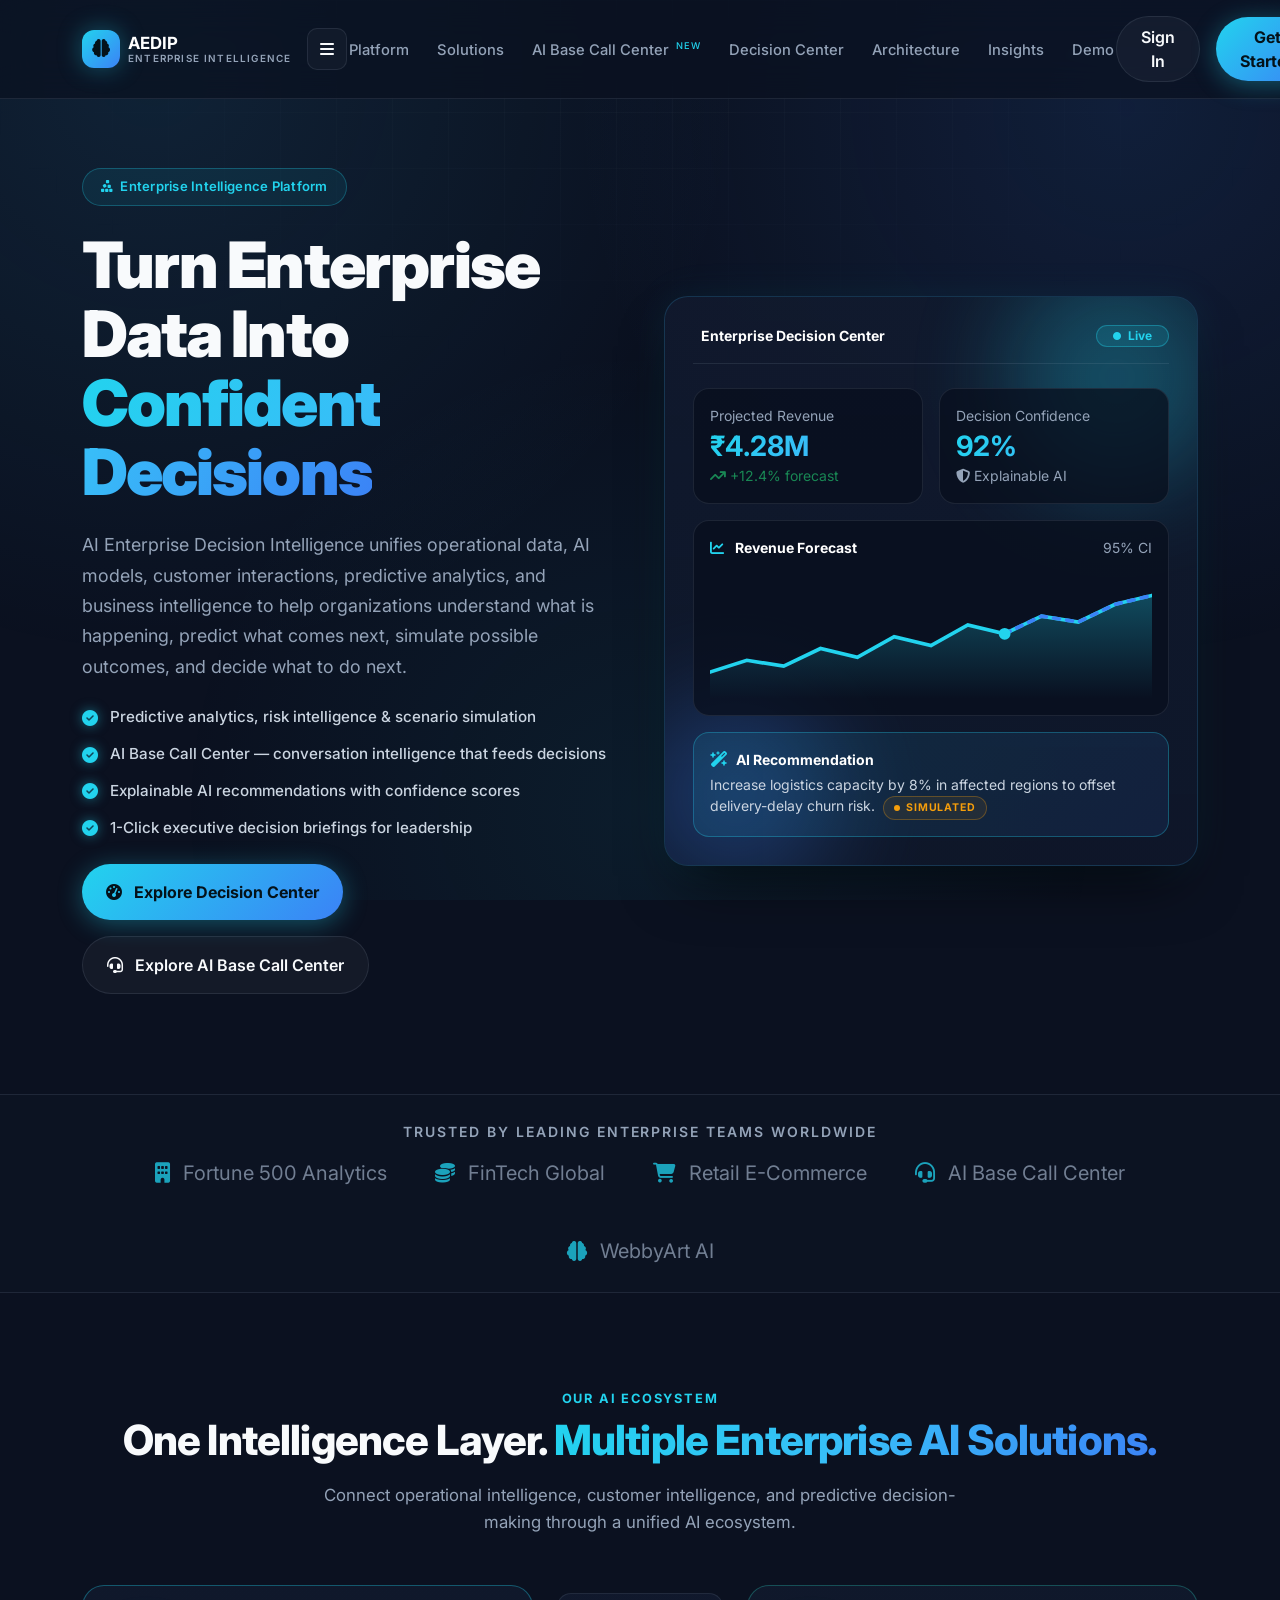
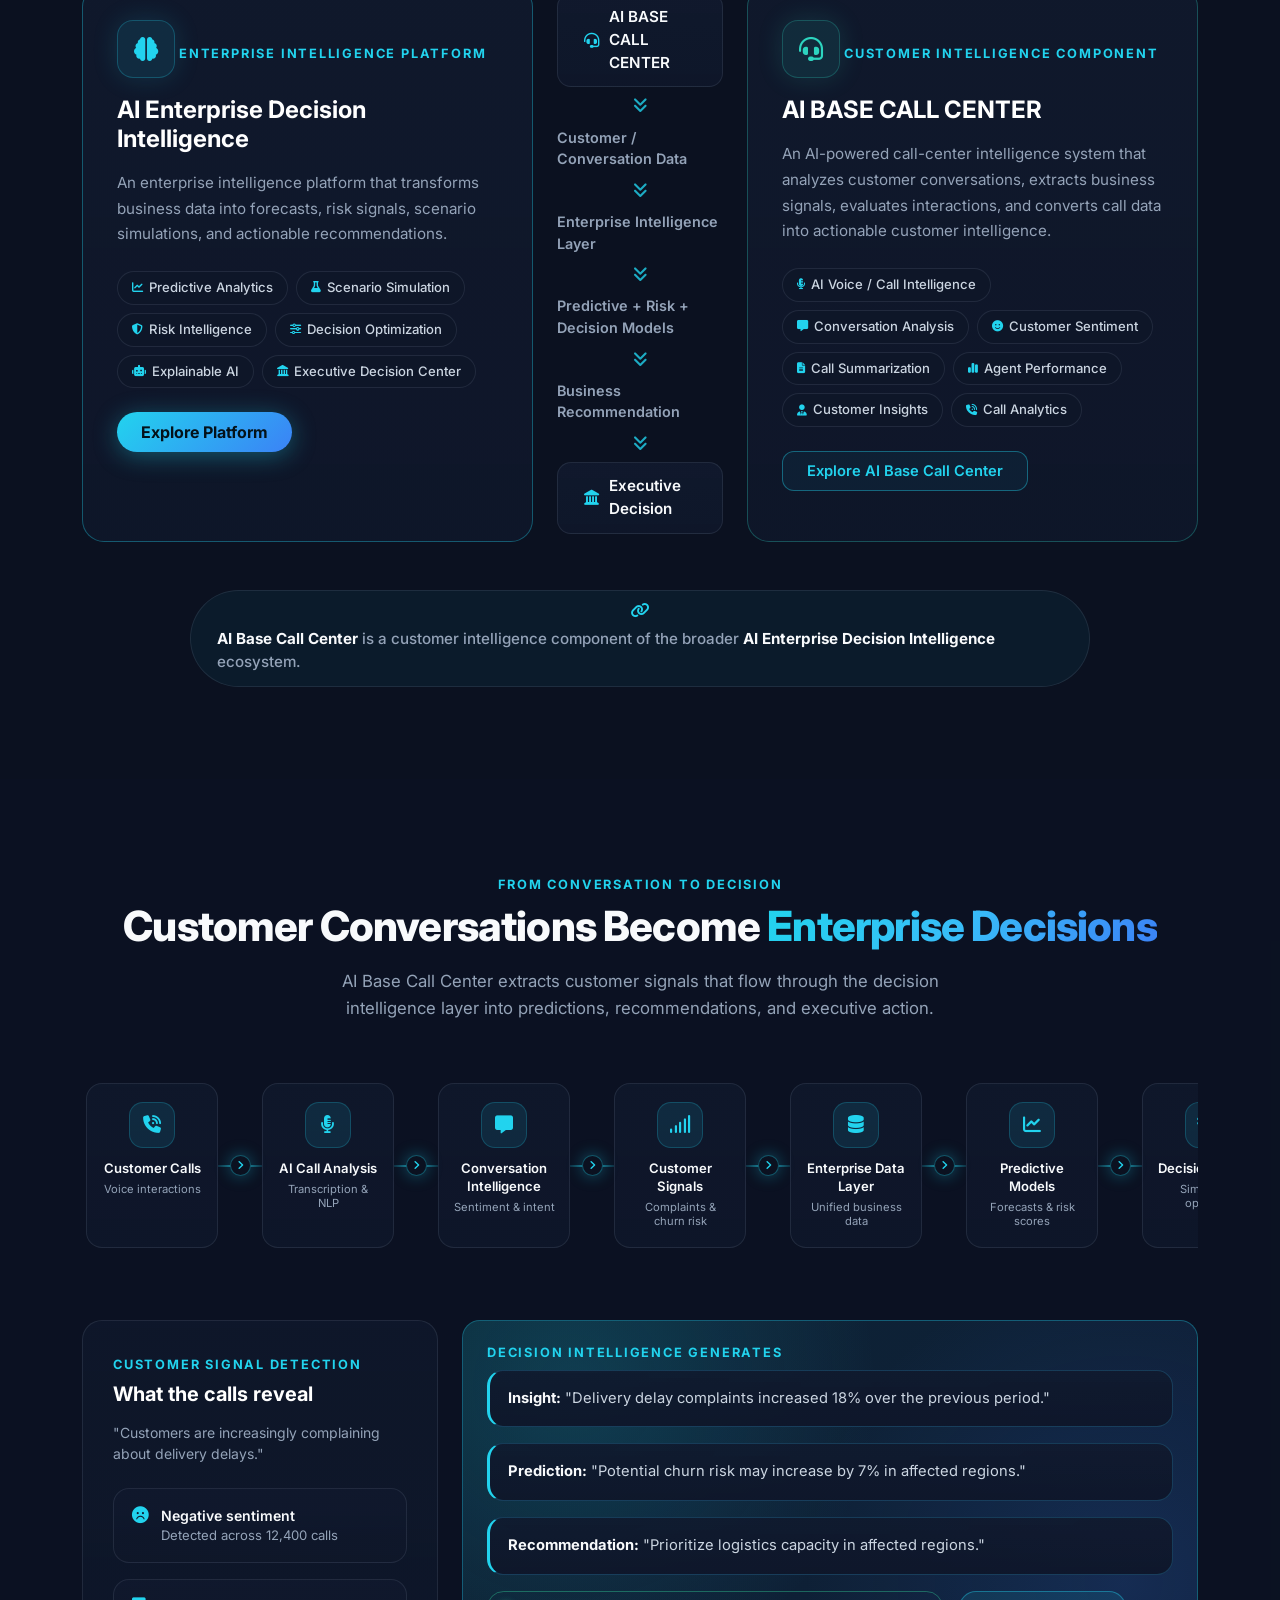
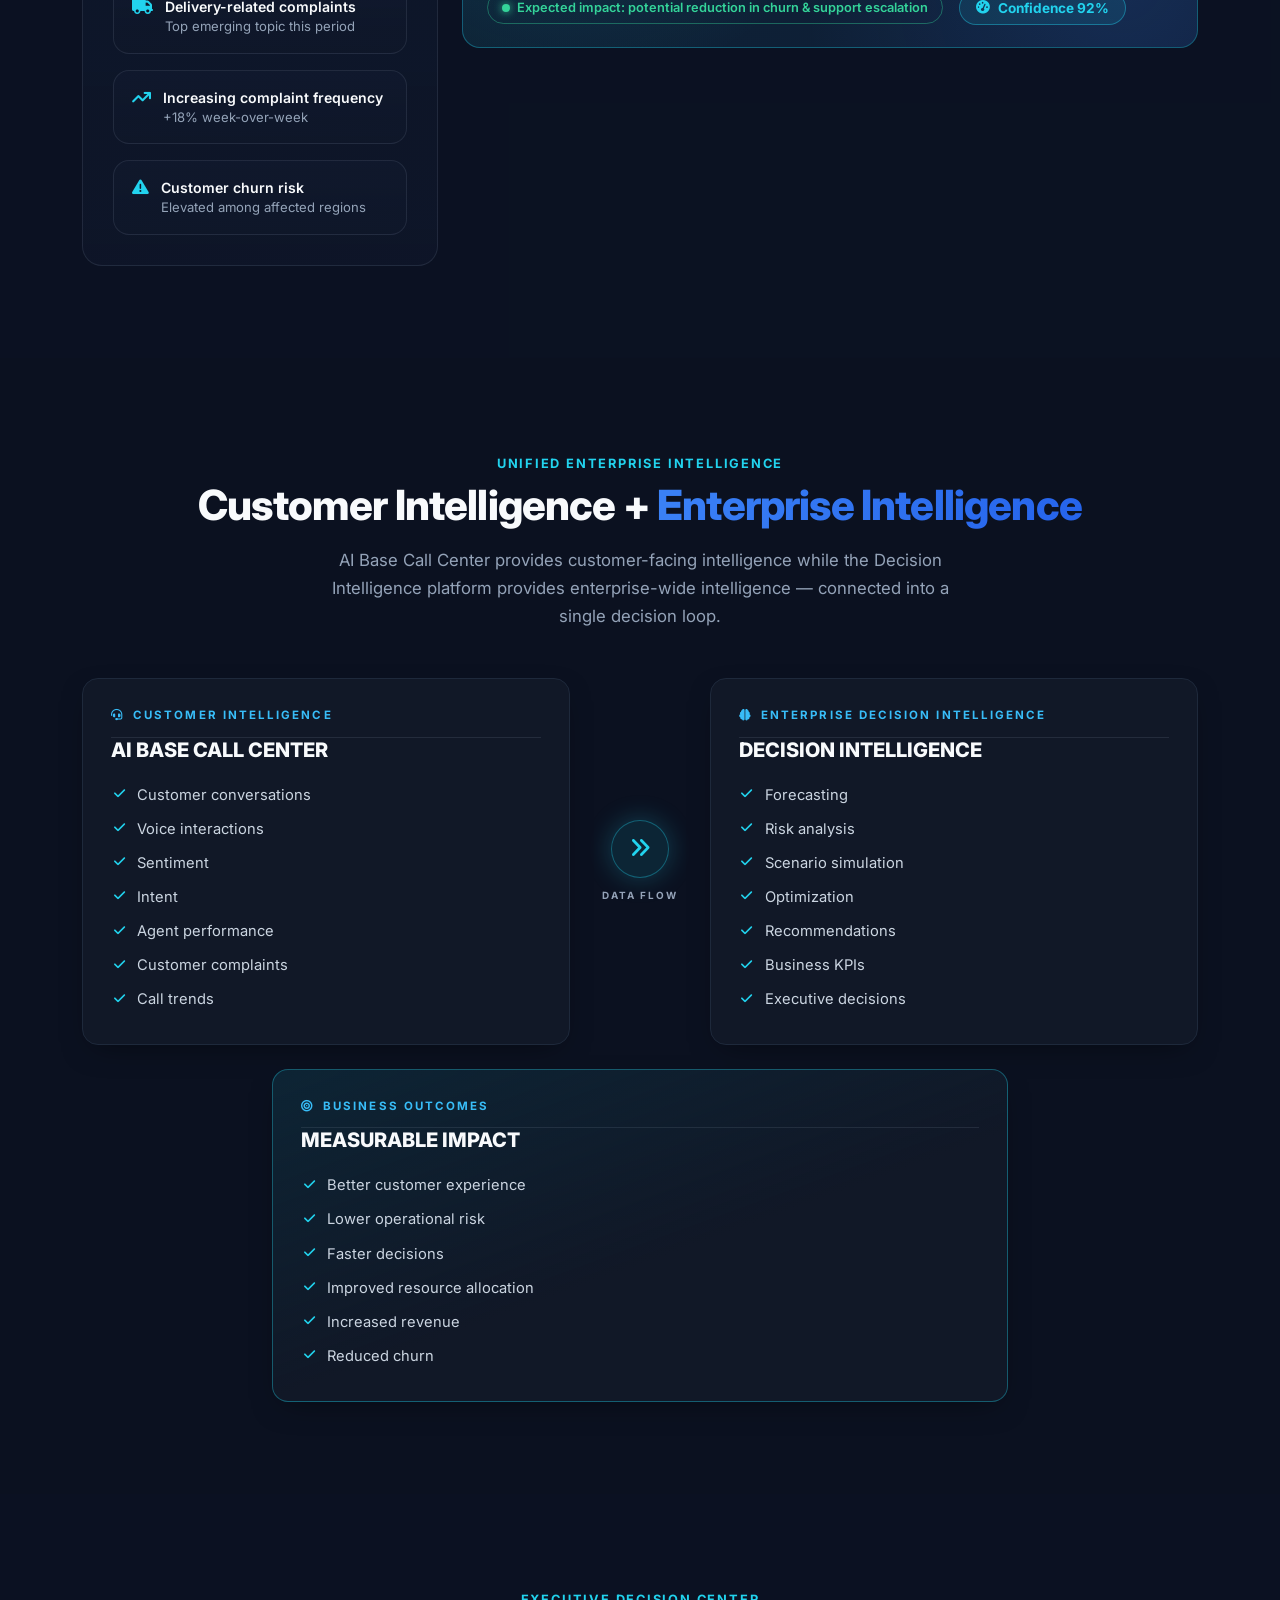
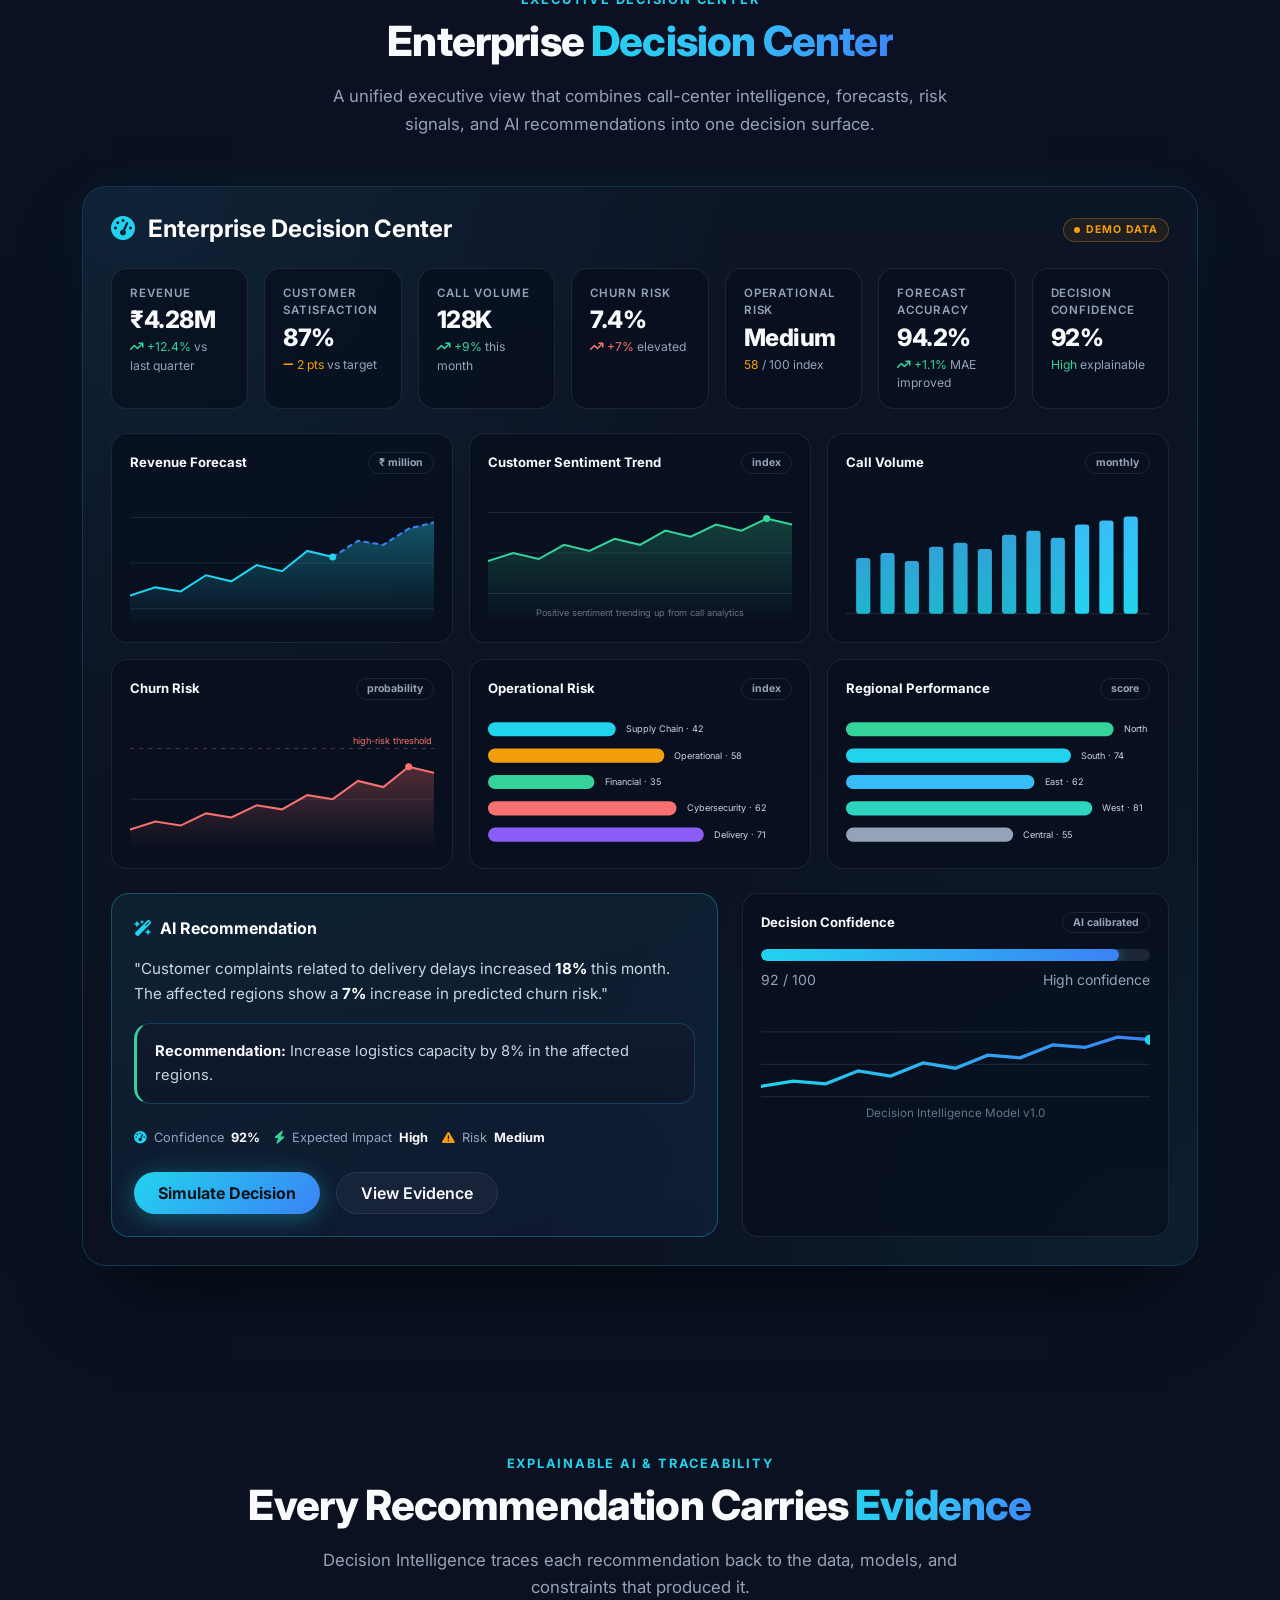
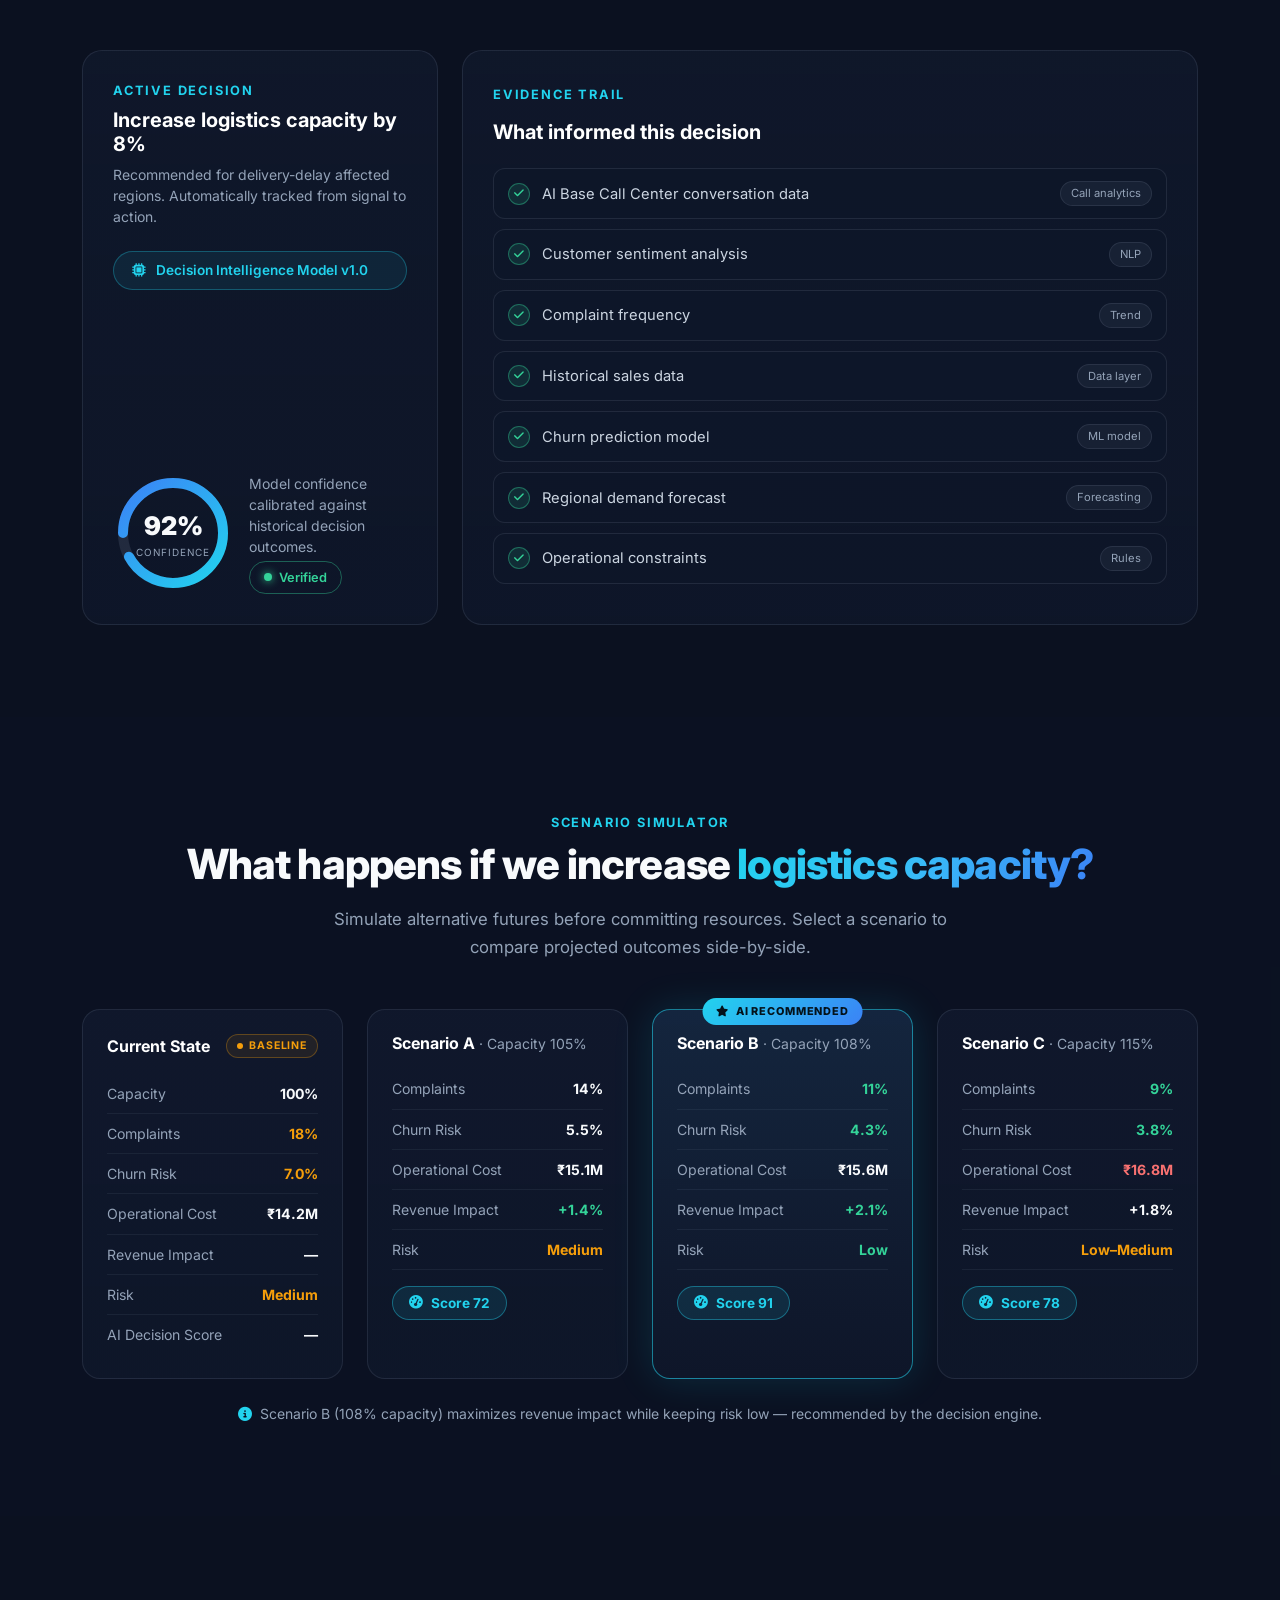
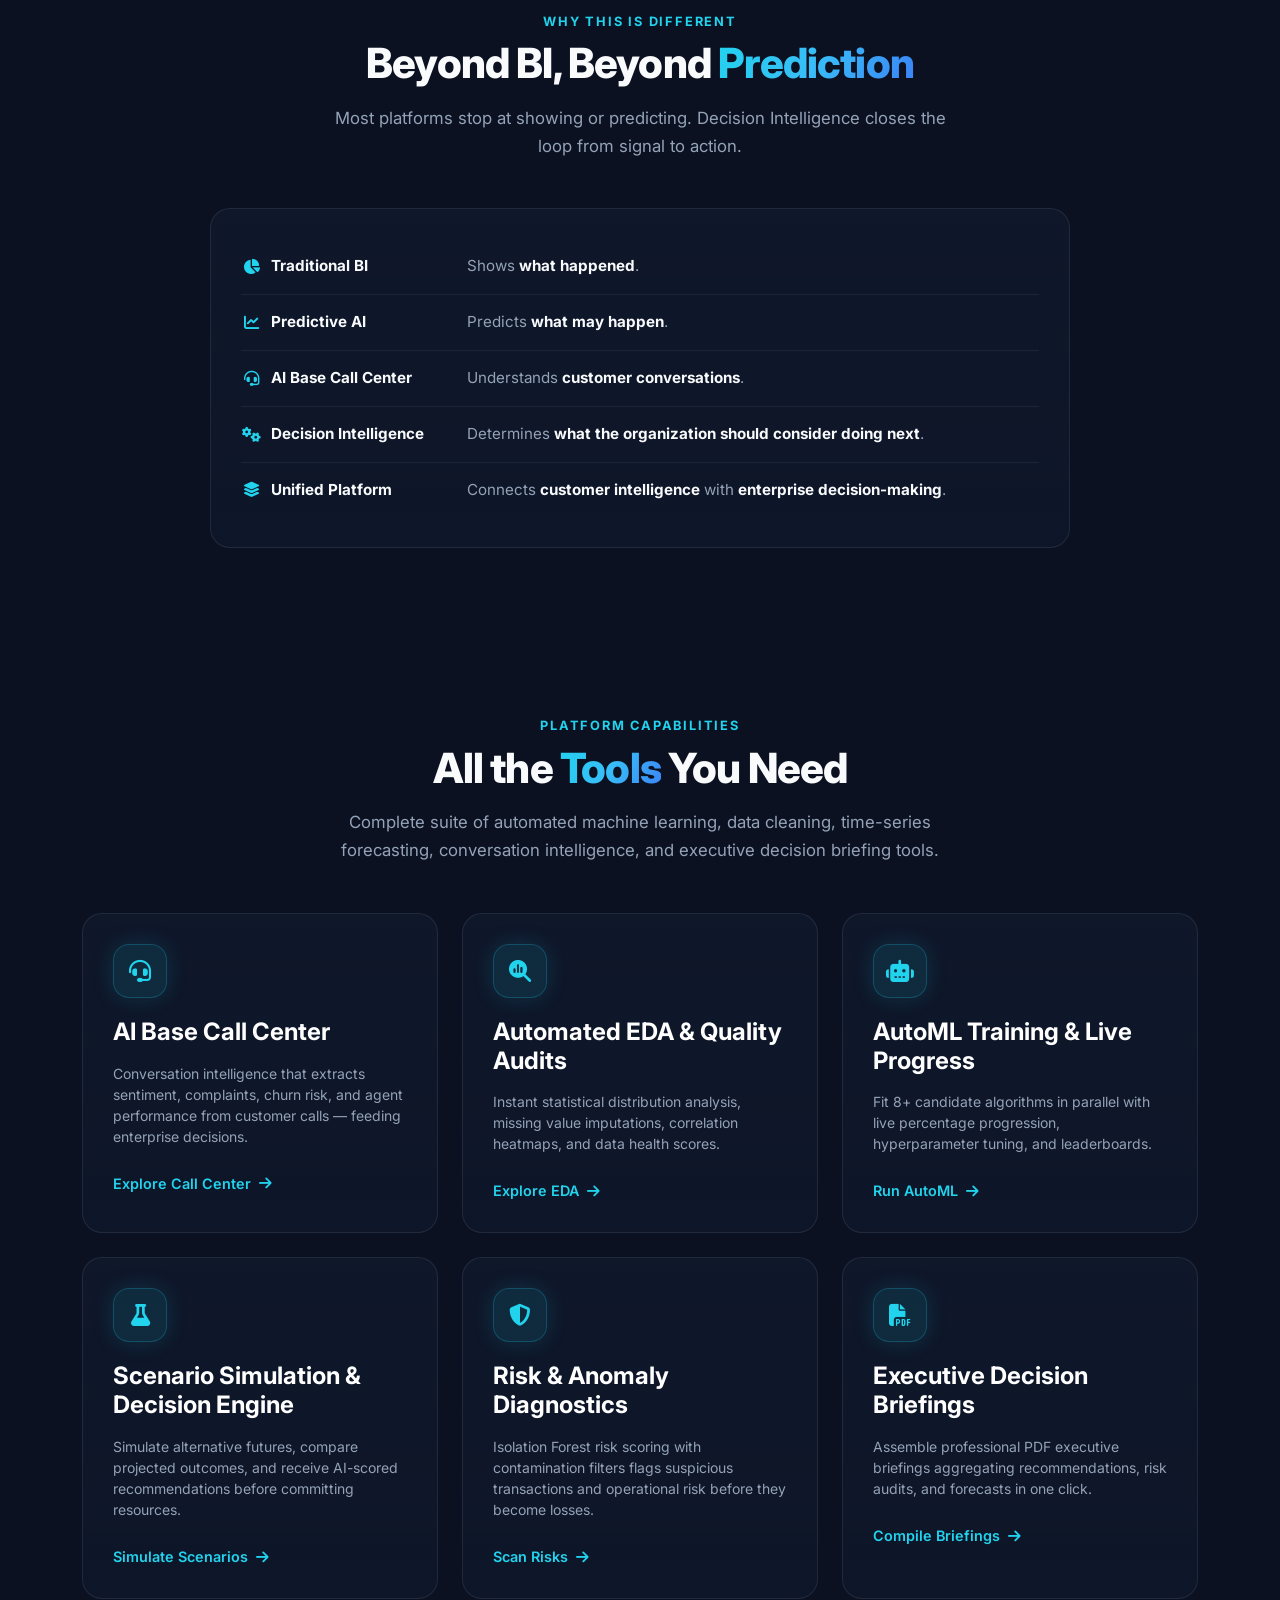
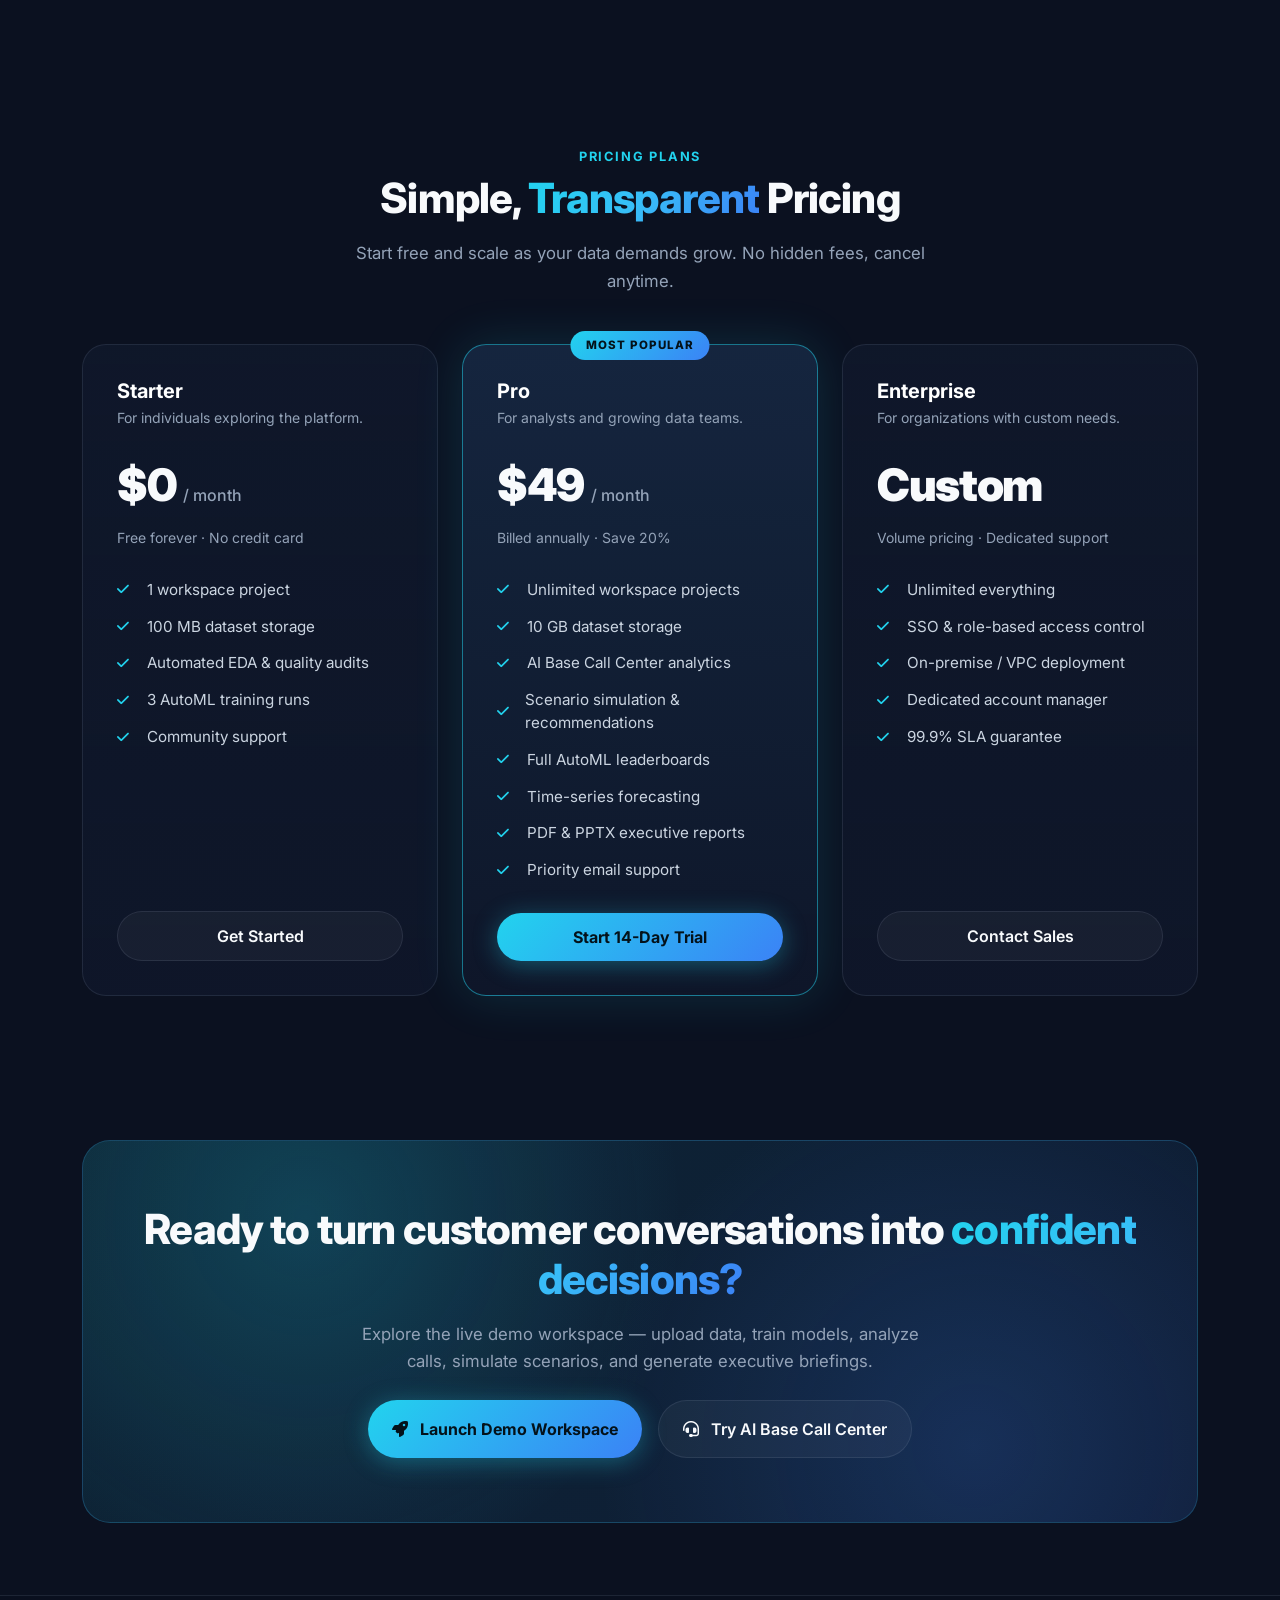
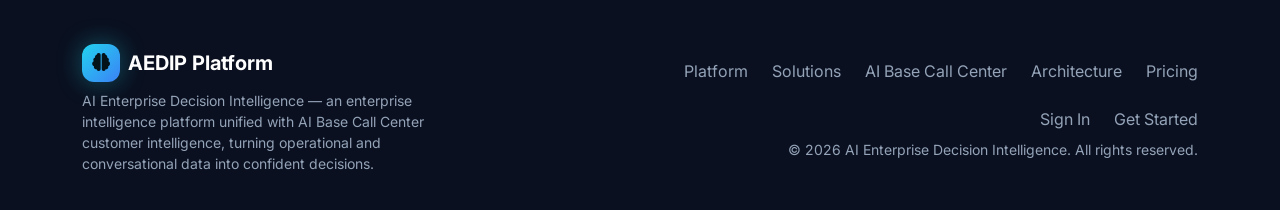
<file: index.html>
<!DOCTYPE html>
<html lang="en">
<head>
    <meta charset="UTF-8">
    <meta name="viewport" content="width=device-width, initial-scale=1.0">
    <title>AEDIP — AI Enterprise Decision Intelligence Platform</title>
    <link href="static/vendor/bootstrap/css/bootstrap.min.css" rel="stylesheet">
    <link rel="stylesheet" href="https://cdnjs.cloudflare.com/ajax/libs/font-awesome/6.4.0/css/all.min.css">
    <link href="https://fonts.googleapis.com/css2?family=Inter:wght@300;400;500;600;700;800;900&display=swap" rel="stylesheet">
    <link rel="stylesheet" href="static/css/landing.css">
</head>
<body>

    <!-- Header Navigation Bar -->
    <nav class="navbar navbar-expand-lg landing-nav py-3">
        <div class="container">
            <a class="navbar-brand d-flex align-items-center gap-2 fw-bold text-white text-decoration-none" href="/auth/landing-page/">
                <span class="brand-mark"><i class="fa-solid fa-brain"></i></span>
                <span class="brand-name">AEDIP<small>Enterprise Intelligence</small></span>
            </a>
            <button class="landing-navbar-toggler" type="button" data-bs-toggle="collapse" data-bs-target="#navContent" aria-label="Toggle navigation">
                <i class="fa-solid fa-bars"></i>
            </button>
            <div class="collapse navbar-collapse" id="navContent">
                <ul class="navbar-nav mx-auto gap-lg-4 gap-2 align-items-lg-center">
                    <li class="nav-item"><a class="nav-link-custom" data-nav="/auth/landing-page/" href="/auth/landing-page/">Platform</a></li>
                    <li class="nav-item"><a class="nav-link-custom" data-nav="/auth/solutions/" href="/auth/solutions/">Solutions</a></li>
                    <li class="nav-item"><a class="nav-link-custom" data-nav="/auth/call-center/" href="/auth/call-center/">AI Base Call Center <span class="nav-hot">NEW</span></a></li>
                    <li class="nav-item"><a class="nav-link-custom" data-nav="#decision-center" href="/auth/landing-page/#decision-center">Decision Center</a></li>
                    <li class="nav-item"><a class="nav-link-custom" data-nav="/auth/architecture/" href="/auth/architecture/">Architecture</a></li>
                    <li class="nav-item"><a class="nav-link-custom" data-nav="#insights" href="/auth/landing-page/#insights">Insights</a></li>
                    <li class="nav-item"><a class="nav-link-custom" data-nav="#demo" href="/auth/landing-page/#demo">Demo</a></li>
                </ul>
                <div class="d-flex align-items-center gap-3">
                    <button class="btn btn-ghost py-2 px-4" data-bs-toggle="modal" data-bs-target="#authModal">Sign In</button>
                    <button class="btn btn-glow py-2 px-4" data-bs-toggle="modal" data-bs-target="#authModal">Get Started</button>
                </div>
            </div>
        </div>
    </nav>

    <!-- Hero Section -->
    <section class="hero-section" id="hero">
        <div class="container">
            <div class="row align-items-center g-5">
                <div class="col-lg-6">
                    <span class="hero-badge mb-4">
                        <i class="fa-solid fa-cubes-stacked"></i> Enterprise Intelligence Platform
                    </span>
                    <h1 class="hero-title mb-4">
                        Turn Enterprise Data Into <span class="text-cyan">Confident Decisions</span>
                    </h1>
                    <p class="hero-subtitle mb-4">
                        AI Enterprise Decision Intelligence unifies operational data, AI models, customer interactions, predictive analytics, and business intelligence to help organizations understand what is happening, predict what comes next, simulate possible outcomes, and decide what to do next.
                    </p>

                    <div class="mb-4">
                        <div class="checklist-item"><i class="fa-solid fa-circle-check"></i> Predictive analytics, risk intelligence & scenario simulation</div>
                        <div class="checklist-item"><i class="fa-solid fa-circle-check"></i> AI Base Call Center — conversation intelligence that feeds decisions</div>
                        <div class="checklist-item"><i class="fa-solid fa-circle-check"></i> Explainable AI recommendations with confidence scores</div>
                        <div class="checklist-item"><i class="fa-solid fa-circle-check"></i> 1-Click executive decision briefings for leadership</div>
                    </div>

                    <div class="d-flex flex-wrap gap-3">
                        <a href="/auth/landing-page/#decision-center" class="btn btn-glow py-3 px-4 fs-6">
                            <i class="fa-solid fa-gauge-high me-1"></i> Explore Decision Center
                        </a>
                        <a href="/auth/call-center/" class="btn btn-ghost py-3 px-4 fs-6">
                            <i class="fa-solid fa-headset me-1"></i> Explore AI Base Call Center
                        </a>
                    </div>
                </div>

                <!-- Right Decision Center Mockup -->
                <div class="col-lg-6">
                    <div class="mockup-container">
                        <div class="glow-ribbon cyan"></div>
                        <div class="glow-ribbon blue"></div>

                        <div class="mockup-inner">
                            <div class="d-flex justify-content-between align-items-center mb-4 border-bottom pb-3" style="border-color: var(--border-subtle) !important;">
                                <div class="d-flex align-items-center gap-2">
                                    <span class="badge bg-danger rounded-circle p-1"></span>
                                    <span class="badge bg-warning rounded-circle p-1"></span>
                                    <span class="badge bg-success rounded-circle p-1"></span>
                                    <span class="text-white small fw-bold ms-2">Enterprise Decision Center</span>
                                </div>
                                <span class="badge rounded-pill px-3 py-1" style="background: rgba(34, 211, 238, 0.12); color: var(--accent-cyan); border: 1px solid rgba(34, 211, 238, 0.35);">
                                    <i class="fa-solid fa-circle me-1" style="font-size: 0.5rem; vertical-align: middle;"></i> Live
                                </span>
                            </div>

                            <div class="row g-3">
                                <div class="col-6">
                                    <div class="stat-tile">
                                        <small class="text-secondary d-block mb-1">Projected Revenue</small>
                                        <h3 class="text-cyan fw-bold mb-0">₹4.28M</h3>
                                        <span class="text-success small"><i class="fa-solid fa-arrow-trend-up"></i> +12.4% forecast</span>
                                    </div>
                                </div>
                                <div class="col-6">
                                    <div class="stat-tile">
                                        <small class="text-secondary d-block mb-1">Decision Confidence</small>
                                        <h3 class="text-cyan fw-bold mb-0">92%</h3>
                                        <span class="text-secondary small"><i class="fa-solid fa-shield-halved"></i> Explainable AI</span>
                                    </div>
                                </div>
                            </div>

                            <div class="mt-3 p-3 rounded-4 stat-tile">
                                <div class="d-flex justify-content-between align-items-center mb-2">
                                    <span class="text-white small fw-bold"><i class="fa-solid fa-chart-line me-2" style="color: var(--accent-cyan);"></i> Revenue Forecast</span>
                                    <span class="text-secondary small">95% CI</span>
                                </div>
                                <svg class="svg-chart" viewBox="0 0 300 90" fill="none" xmlns="http://www.w3.org/2000/svg">
                                    <defs>
                                        <linearGradient id="heroArea" x1="0" y1="0" x2="0" y2="1">
                                            <stop offset="0%" stop-color="#22d3ee" stop-opacity="0.30"/>
                                            <stop offset="100%" stop-color="#22d3ee" stop-opacity="0"/>
                                        </linearGradient>
                                    </defs>
                                    <path d="M0 72 L25 64 L50 68 L75 56 L100 62 L125 48 L150 54 L175 40 L200 46 L225 34 L250 38 L275 26 L300 20 L300 90 L0 90 Z" fill="url(#heroArea)"/>
                                    <path d="M0 72 L25 64 L50 68 L75 56 L100 62 L125 48 L150 54 L175 40 L200 46 L225 34 L250 38 L275 26 L300 20" stroke="#22d3ee" stroke-width="2.5" stroke-linecap="round"/>
                                    <path d="M200 46 L225 34 L250 38 L275 26 L300 20" stroke="#3b82f6" stroke-width="2.5" stroke-dasharray="4 5" stroke-linecap="round"/>
                                    <circle cx="200" cy="46" r="4" fill="#22d3ee"/>
                                </svg>
                            </div>

                            <div class="mt-3 p-3 rounded-4" style="background: linear-gradient(135deg, rgba(34,211,238,0.10), rgba(59,130,246,0.10)); border: 1px solid rgba(34,211,238,0.3);">
                                <div class="d-flex align-items-center gap-2 mb-1">
                                    <i class="fa-solid fa-wand-magic-sparkles" style="color: var(--accent-cyan);"></i>
                                    <span class="text-white small fw-bold">AI Recommendation</span>
                                </div>
                                <p class="small mb-0" style="color: #CBD5E1;">Increase logistics capacity by 8% in affected regions to offset delivery-delay churn risk. <span class="demo-badge ms-1"><span class="pulse-dot"></span> Simulated</span></p>
                            </div>
                        </div>
                    </div>
                </div>
            </div>
        </div>
    </section>

    <!-- Client Logo Strip -->
    <div class="logo-strip text-center">
        <div class="container">
            <span class="text-secondary small d-block mb-3" style="letter-spacing: 0.14em; text-transform: uppercase; font-weight: 600;">Trusted by Leading Enterprise Teams Worldwide</span>
            <div class="d-flex justify-content-center flex-wrap gap-5 opacity-75 text-secondary fs-5 align-items-center">
                <span><i class="fa-solid fa-building me-2" style="color: var(--accent-cyan);"></i> Fortune 500 Analytics</span>
                <span><i class="fa-solid fa-coins me-2" style="color: var(--accent-cyan);"></i> FinTech Global</span>
                <span><i class="fa-solid fa-cart-shopping me-2" style="color: var(--accent-cyan);"></i> Retail E-Commerce</span>
                <span><i class="fa-solid fa-headset me-2" style="color: var(--accent-cyan);"></i> AI Base Call Center</span>
                <span><i class="fa-solid fa-brain me-2" style="color: var(--accent-cyan);"></i> WebbyArt AI</span>
            </div>
        </div>
    </div>

    <!-- Our AI Ecosystem -->
    <section class="section-pad" id="ecosystem">
        <div class="container">
            <div class="text-center mb-5">
                <span class="section-eyebrow mb-2">Our AI Ecosystem</span>
                <h2 class="section-title mb-3">One Intelligence Layer. <span class="text-cyan">Multiple Enterprise AI Solutions.</span></h2>
                <p class="section-subtitle mx-auto" style="max-width: 640px;">Connect operational intelligence, customer intelligence, and predictive decision-making through a unified AI ecosystem.</p>
            </div>

            <div class="row g-4 mb-5">
                <!-- Card 1 -->
                <div class="col-lg-5 reveal">
                    <div class="eco-product-card primary-card h-100">
                        <div class="eco-icon primary"><i class="fa-solid fa-brain"></i></div>
                        <span class="section-eyebrow mb-2">Enterprise Intelligence Platform</span>
                        <h4 class="text-white fw-bold mb-3 fs-4">AI Enterprise Decision Intelligence</h4>
                        <p class="text-secondary mb-4" style="font-size: 0.95rem; line-height: 1.7;">An enterprise intelligence platform that transforms business data into forecasts, risk signals, scenario simulations, and actionable recommendations.</p>
                        <div class="d-flex flex-wrap gap-2 mb-4">
                            <span class="cap-chip"><i class="fa-solid fa-chart-line"></i> Predictive Analytics</span>
                            <span class="cap-chip"><i class="fa-solid fa-flask"></i> Scenario Simulation</span>
                            <span class="cap-chip"><i class="fa-solid fa-shield-halved"></i> Risk Intelligence</span>
                            <span class="cap-chip"><i class="fa-solid fa-sliders"></i> Decision Optimization</span>
                            <span class="cap-chip"><i class="fa-solid fa-robot"></i> Explainable AI</span>
                            <span class="cap-chip"><i class="fa-solid fa-landmark"></i> Executive Decision Center</span>
                        </div>
                        <a href="/auth/landing-page/#decision-center" class="btn btn-glow py-2 px-4">Explore Platform</a>
                    </div>
                </div>

                <!-- Connection Flow -->
                <div class="col-lg-2 reveal">
                    <div class="eco-flow h-100 justify-content-center py-2">
                        <div class="eco-flow-step"><i class="fa-solid fa-headset"></i> AI BASE CALL CENTER</div>
                        <span class="eco-flow-arrow"><i class="fa-solid fa-angles-down"></i></span>
                        <div class="eco-flow-step connector-step">Customer / Conversation Data</div>
                        <span class="eco-flow-arrow"><i class="fa-solid fa-angles-down"></i></span>
                        <div class="eco-flow-step connector-step">Enterprise Intelligence Layer</div>
                        <span class="eco-flow-arrow"><i class="fa-solid fa-angles-down"></i></span>
                        <div class="eco-flow-step connector-step">Predictive + Risk + Decision Models</div>
                        <span class="eco-flow-arrow"><i class="fa-solid fa-angles-down"></i></span>
                        <div class="eco-flow-step connector-step">Business Recommendation</div>
                        <span class="eco-flow-arrow"><i class="fa-solid fa-angles-down"></i></span>
                        <div class="eco-flow-step"><i class="fa-solid fa-landmark"></i> Executive Decision</div>
                    </div>
                </div>

                <!-- Card 2 -->
                <div class="col-lg-5 reveal">
                    <div class="eco-product-card secondary-card h-100">
                        <div class="eco-icon secondary"><i class="fa-solid fa-headset"></i></div>
                        <span class="section-eyebrow mb-2">Customer Intelligence Component</span>
                        <h4 class="text-white fw-bold mb-3 fs-4">AI BASE CALL CENTER</h4>
                        <p class="text-secondary mb-4" style="font-size: 0.95rem; line-height: 1.7;">An AI-powered call-center intelligence system that analyzes customer conversations, extracts business signals, evaluates interactions, and converts call data into actionable customer intelligence.</p>
                        <div class="d-flex flex-wrap gap-2 mb-4">
                            <span class="cap-chip"><i class="fa-solid fa-microphone-lines"></i> AI Voice / Call Intelligence</span>
                            <span class="cap-chip"><i class="fa-solid fa-message"></i> Conversation Analysis</span>
                            <span class="cap-chip"><i class="fa-solid fa-face-smile"></i> Customer Sentiment</span>
                            <span class="cap-chip"><i class="fa-solid fa-file-lines"></i> Call Summarization</span>
                            <span class="cap-chip"><i class="fa-solid fa-chart-simple"></i> Agent Performance</span>
                            <span class="cap-chip"><i class="fa-solid fa-user-tie"></i> Customer Insights</span>
                            <span class="cap-chip"><i class="fa-solid fa-phone-volume"></i> Call Analytics</span>
                        </div>
                        <a href="/auth/call-center/" class="btn btn-outline-cyan py-2 px-4">Explore AI Base Call Center</a>
                    </div>
                </div>
            </div>

            <div class="reveal">
                <div class="relationship-strip mx-auto" style="max-width: 900px;">
                    <i class="fa-solid fa-link"></i>
                    <span><strong>AI Base Call Center</strong> is a customer intelligence component of the broader <strong>AI Enterprise Decision Intelligence</strong> ecosystem.</span>
                </div>
            </div>
        </div>
    </section>

    <!-- From Conversation to Decision -->
    <section class="section-pad" id="insights" style="background: rgba(15, 23, 42, 0.25);">
        <div class="container">
            <div class="text-center mb-5">
                <span class="section-eyebrow mb-2">From Conversation to Decision</span>
                <h2 class="section-title mb-3">Customer Conversations Become <span class="text-cyan">Enterprise Decisions</span></h2>
                <p class="section-subtitle mx-auto" style="max-width: 640px;">AI Base Call Center extracts customer signals that flow through the decision intelligence layer into predictions, recommendations, and executive action.</p>
            </div>

            <!-- Workflow -->
            <div class="workflow-track mb-5 reveal">
                <div class="workflow-node">
                    <div class="node-icon"><i class="fa-solid fa-phone-volume"></i></div>
                    <div class="node-label">Customer Calls</div>
                    <div class="node-sub">Voice interactions</div>
                </div>
                <div class="workflow-connector"><i class="fa-solid fa-angle-right"></i></div>
                <div class="workflow-node">
                    <div class="node-icon"><i class="fa-solid fa-microphone-lines"></i></div>
                    <div class="node-label">AI Call Analysis</div>
                    <div class="node-sub">Transcription & NLP</div>
                </div>
                <div class="workflow-connector"><i class="fa-solid fa-angle-right"></i></div>
                <div class="workflow-node">
                    <div class="node-icon"><i class="fa-solid fa-message"></i></div>
                    <div class="node-label">Conversation Intelligence</div>
                    <div class="node-sub">Sentiment & intent</div>
                </div>
                <div class="workflow-connector"><i class="fa-solid fa-angle-right"></i></div>
                <div class="workflow-node">
                    <div class="node-icon"><i class="fa-solid fa-signal"></i></div>
                    <div class="node-label">Customer Signals</div>
                    <div class="node-sub">Complaints & churn risk</div>
                </div>
                <div class="workflow-connector"><i class="fa-solid fa-angle-right"></i></div>
                <div class="workflow-node">
                    <div class="node-icon"><i class="fa-solid fa-database"></i></div>
                    <div class="node-label">Enterprise Data Layer</div>
                    <div class="node-sub">Unified business data</div>
                </div>
                <div class="workflow-connector"><i class="fa-solid fa-angle-right"></i></div>
                <div class="workflow-node">
                    <div class="node-icon"><i class="fa-solid fa-chart-line"></i></div>
                    <div class="node-label">Predictive Models</div>
                    <div class="node-sub">Forecasts & risk scores</div>
                </div>
                <div class="workflow-connector"><i class="fa-solid fa-angle-right"></i></div>
                <div class="workflow-node">
                    <div class="node-icon"><i class="fa-solid fa-gears"></i></div>
                    <div class="node-label">Decision Engine</div>
                    <div class="node-sub">Simulate & optimize</div>
                </div>
                <div class="workflow-connector"><i class="fa-solid fa-angle-right"></i></div>
                <div class="workflow-node">
                    <div class="node-icon"><i class="fa-solid fa-bullseye"></i></div>
                    <div class="node-label">Business Action</div>
                    <div class="node-sub">Executive decisions</div>
                </div>
            </div>

            <!-- Example -->
            <div class="row g-4 align-items-stretch">
                <div class="col-lg-4 reveal">
                    <div class="panel-card h-100">
                        <span class="section-eyebrow mb-2">Customer Signal Detection</span>
                        <h4 class="text-white fw-bold mb-3 fs-5">What the calls reveal</h4>
                        <p class="text-secondary small mb-4">"Customers are increasingly complaining about delivery delays."</p>
                        <div class="signal-card mb-3">
                            <i class="fa-solid fa-face-frown lead"></i>
                            <div><div class="sig-title">Negative sentiment</div><div class="sig-value">Detected across 12,400 calls</div></div>
                        </div>
                        <div class="signal-card mb-3">
                            <i class="fa-solid fa-truck lead"></i>
                            <div><div class="sig-title">Delivery-related complaints</div><div class="sig-value">Top emerging topic this period</div></div>
                        </div>
                        <div class="signal-card mb-3">
                            <i class="fa-solid fa-arrow-trend-up lead"></i>
                            <div><div class="sig-title">Increasing complaint frequency</div><div class="sig-value">+18% week-over-week</div></div>
                        </div>
                        <div class="signal-card mb-0">
                            <i class="fa-solid fa-triangle-exclamation lead"></i>
                            <div><div class="sig-title">Customer churn risk</div><div class="sig-value">Elevated among affected regions</div></div>
                        </div>
                    </div>
                </div>

                <div class="col-lg-8 reveal">
                    <div class="row g-4">
                        <div class="col-12">
                            <div class="recommend-card">
                                <span class="section-eyebrow mb-2 d-block">Decision Intelligence Generates</span>
                                <div class="insight-panel mb-3"><strong>Insight:</strong> "Delivery delay complaints increased 18% over the previous period."</div>
                                <div class="insight-panel mb-3"><strong>Prediction:</strong> "Potential churn risk may increase by 7% in affected regions."</div>
                                <div class="insight-panel mb-3"><strong>Recommendation:</strong> "Prioritize logistics capacity in affected regions."</div>
                                <div class="d-flex flex-wrap gap-3 align-items-center">
                                    <span class="impact-chip high"><span class="badge-dot"></span> Expected impact: potential reduction in churn & support escalation</span>
                                    <span class="score-pill"><i class="fa-solid fa-gauge-high"></i> Confidence 92%</span>
                                </div>
                            </div>
                        </div>
                    </div>
                </div>
            </div>
        </div>
    </section>

    <!-- Unified Enterprise Intelligence -->
    <section class="section-pad" id="unified-intelligence">
        <div class="container">
            <div class="text-center mb-5">
                <span class="section-eyebrow mb-2">Unified Enterprise Intelligence</span>
                <h2 class="section-title mb-3">Customer Intelligence + <span class="text-cyan">Enterprise Intelligence</span></h2>
                <p class="section-subtitle mx-auto" style="max-width: 640px;">AI Base Call Center provides customer-facing intelligence while the Decision Intelligence platform provides enterprise-wide intelligence — connected into a single decision loop.</p>
            </div>

            <div class="intel-grid reveal">
                <div class="intel-col">
                    <div class="col-head"><i class="fa-solid fa-headset me-2"></i>Customer Intelligence</div>
                    <h4 class="mb-3">AI BASE CALL CENTER</h4>
                    <div class="intel-item"><i class="fa-solid fa-check"></i> Customer conversations</div>
                    <div class="intel-item"><i class="fa-solid fa-check"></i> Voice interactions</div>
                    <div class="intel-item"><i class="fa-solid fa-check"></i> Sentiment</div>
                    <div class="intel-item"><i class="fa-solid fa-check"></i> Intent</div>
                    <div class="intel-item"><i class="fa-solid fa-check"></i> Agent performance</div>
                    <div class="intel-item"><i class="fa-solid fa-check"></i> Customer complaints</div>
                    <div class="intel-item"><i class="fa-solid fa-check"></i> Call trends</div>
                </div>
                <div class="intel-connector" aria-hidden="true">
                    <div class="connector-node"><i class="fa-solid fa-angles-right"></i></div>
                    <div class="connector-label">Data Flow</div>
                </div>
                <div class="intel-col">
                    <div class="col-head"><i class="fa-solid fa-brain me-2"></i>Enterprise Decision Intelligence</div>
                    <h4 class="mb-3">DECISION INTELLIGENCE</h4>
                    <div class="intel-item"><i class="fa-solid fa-check"></i> Forecasting</div>
                    <div class="intel-item"><i class="fa-solid fa-check"></i> Risk analysis</div>
                    <div class="intel-item"><i class="fa-solid fa-check"></i> Scenario simulation</div>
                    <div class="intel-item"><i class="fa-solid fa-check"></i> Optimization</div>
                    <div class="intel-item"><i class="fa-solid fa-check"></i> Recommendations</div>
                    <div class="intel-item"><i class="fa-solid fa-check"></i> Business KPIs</div>
                    <div class="intel-item"><i class="fa-solid fa-check"></i> Executive decisions</div>
                </div>
            </div>

            <div class="row mt-4 reveal">
                <div class="col-lg-8 mx-auto">
                    <div class="intel-col intel-col-outcomes">
                        <div class="col-head"><i class="fa-solid fa-bullseye me-2"></i>Business Outcomes</div>
                        <h4 class="mb-3">MEASURABLE IMPACT</h4>
                        <div class="intel-item"><i class="fa-solid fa-check"></i> Better customer experience</div>
                        <div class="intel-item"><i class="fa-solid fa-check"></i> Lower operational risk</div>
                        <div class="intel-item"><i class="fa-solid fa-check"></i> Faster decisions</div>
                        <div class="intel-item"><i class="fa-solid fa-check"></i> Improved resource allocation</div>
                        <div class="intel-item"><i class="fa-solid fa-check"></i> Increased revenue</div>
                        <div class="intel-item"><i class="fa-solid fa-check"></i> Reduced churn</div>
                    </div>
                </div>
            </div>
        </div>
    </section>

    <!-- Enterprise Decision Center -->
    <section class="section-pad" id="decision-center" style="background: rgba(15, 23, 42, 0.25);">
        <div class="container">
            <div class="text-center mb-5">
                <span class="section-eyebrow mb-2">Executive Decision Center</span>
                <h2 class="section-title mb-3">Enterprise <span class="text-cyan">Decision Center</span></h2>
                <p class="section-subtitle mx-auto" style="max-width: 640px;">A unified executive view that combines call-center intelligence, forecasts, risk signals, and AI recommendations into one decision surface.</p>
            </div>

            <div class="dc-frame reveal">
                <div class="d-flex justify-content-between align-items-center flex-wrap gap-2 mb-4">
                    <h4 class="fw-bold mb-0 text-white"><i class="fa-solid fa-gauge-high me-2" style="color: var(--accent-cyan);"></i> Enterprise Decision Center</h4>
                    <span class="demo-badge"><span class="pulse-dot"></span> Demo data</span>
                </div>

                <!-- KPI Row -->
                <div class="row g-3 mb-4">
                    <div class="col-6 col-md-4 col-xl">
                        <div class="dc-kpi">
                            <div class="kpi-label">Revenue</div>
                            <div class="kpi-value">₹4.28M</div>
                            <div class="kpi-sub"><span class="trend-up"><i class="fa-solid fa-arrow-trend-up"></i> +12.4%</span> vs last quarter</div>
                        </div>
                    </div>
                    <div class="col-6 col-md-4 col-xl">
                        <div class="dc-kpi">
                            <div class="kpi-label">Customer Satisfaction</div>
                            <div class="kpi-value">87%</div>
                            <div class="kpi-sub"><span class="trend-warn"><i class="fa-solid fa-minus"></i> 2 pts</span> vs target</div>
                        </div>
                    </div>
                    <div class="col-6 col-md-4 col-xl">
                        <div class="dc-kpi">
                            <div class="kpi-label">Call Volume</div>
                            <div class="kpi-value">128K</div>
                            <div class="kpi-sub"><span class="trend-up"><i class="fa-solid fa-arrow-trend-up"></i> +9%</span> this month</div>
                        </div>
                    </div>
                    <div class="col-6 col-md-4 col-xl">
                        <div class="dc-kpi">
                            <div class="kpi-label">Churn Risk</div>
                            <div class="kpi-value">7.4%</div>
                            <div class="kpi-sub"><span class="trend-down"><i class="fa-solid fa-arrow-trend-up"></i> +7%</span> elevated</div>
                        </div>
                    </div>
                    <div class="col-6 col-md-4 col-xl">
                        <div class="dc-kpi">
                            <div class="kpi-label">Operational Risk</div>
                            <div class="kpi-value">Medium</div>
                            <div class="kpi-sub"><span class="trend-warn">58</span> / 100 index</div>
                        </div>
                    </div>
                    <div class="col-6 col-md-4 col-xl">
                        <div class="dc-kpi">
                            <div class="kpi-label">Forecast Accuracy</div>
                            <div class="kpi-value">94.2%</div>
                            <div class="kpi-sub"><span class="trend-up"><i class="fa-solid fa-arrow-trend-up"></i> +1.1%</span> MAE improved</div>
                        </div>
                    </div>
                    <div class="col-6 col-md-4 col-xl">
                        <div class="dc-kpi">
                            <div class="kpi-label">Decision Confidence</div>
                            <div class="kpi-value">92%</div>
                            <div class="kpi-sub"><span class="trend-up">High</span> explainable</div>
                        </div>
                    </div>
                </div>

                <!-- Charts -->
                <div class="row g-3 mb-4">
                    <div class="col-md-6 col-xl-4">
                        <div class="dc-chart">
                            <div class="chart-title mb-2">Revenue Forecast <span class="chart-tag">₹ million</span></div>
                            <svg class="svg-chart" viewBox="0 0 300 140" fill="none" xmlns="http://www.w3.org/2000/svg">
                                <defs>
                                    <linearGradient id="gRev" x1="0" y1="0" x2="0" y2="1">
                                        <stop offset="0%" stop-color="#22d3ee" stop-opacity="0.35"/>
                                        <stop offset="100%" stop-color="#22d3ee" stop-opacity="0"/>
                                    </linearGradient>
                                </defs>
                                <line x1="0" y1="35" x2="300" y2="35" stroke="rgba(148,163,184,0.15)"/>
                                <line x1="0" y1="80" x2="300" y2="80" stroke="rgba(148,163,184,0.15)"/>
                                <line x1="0" y1="125" x2="300" y2="125" stroke="rgba(148,163,184,0.15)"/>
                                <path d="M0 112 L25 104 L50 108 L75 92 L100 98 L125 82 L150 88 L175 68 L200 74 L225 58 L250 62 L275 46 L300 40 L300 140 L0 140 Z" fill="url(#gRev)"/>
                                <path d="M0 112 L25 104 L50 108 L75 92 L100 98 L125 82 L150 88 L175 68 L200 74" stroke="#22d3ee" stroke-width="2" stroke-linecap="round"/>
                                <path d="M200 74 L225 58 L250 62 L275 46 L300 40" stroke="#3b82f6" stroke-width="2" stroke-dasharray="4 5" stroke-linecap="round"/>
                                <circle cx="200" cy="74" r="3.5" fill="#22d3ee"/>
                            </svg>
                        </div>
                    </div>
                    <div class="col-md-6 col-xl-4">
                        <div class="dc-chart">
                            <div class="chart-title mb-2">Customer Sentiment Trend <span class="chart-tag">index</span></div>
                            <svg class="svg-chart" viewBox="0 0 300 140" fill="none" xmlns="http://www.w3.org/2000/svg">
                                <defs>
                                    <linearGradient id="gSent" x1="0" y1="0" x2="0" y2="1">
                                        <stop offset="0%" stop-color="#34d399" stop-opacity="0.25"/>
                                        <stop offset="100%" stop-color="#34d399" stop-opacity="0"/>
                                    </linearGradient>
                                </defs>
                                <line x1="0" y1="30" x2="300" y2="30" stroke="rgba(148,163,184,0.15)"/>
                                <line x1="0" y1="70" x2="300" y2="70" stroke="rgba(148,163,184,0.15)"/>
                                <line x1="0" y1="110" x2="300" y2="110" stroke="rgba(148,163,184,0.15)"/>
                                <path d="M0 78 L25 70 L50 76 L75 62 L100 68 L125 56 L150 62 L175 48 L200 54 L225 42 L250 48 L275 36 L300 42 L300 140 L0 140 Z" fill="url(#gSent)"/>
                                <path d="M0 78 L25 70 L50 76 L75 62 L100 68 L125 56 L150 62 L175 48 L200 54 L225 42 L250 48 L275 36 L300 42" stroke="#34d399" stroke-width="2" stroke-linecap="round"/>
                                <circle cx="275" cy="36" r="3.5" fill="#34d399"/>
                                <text x="150" y="132" text-anchor="middle" fill="#64748B" font-size="9">Positive sentiment trending up from call analytics</text>
                            </svg>
                        </div>
                    </div>
                    <div class="col-md-6 col-xl-4">
                        <div class="dc-chart">
                            <div class="chart-title mb-2">Call Volume <span class="chart-tag">monthly</span></div>
                            <svg class="svg-chart" viewBox="0 0 300 140" fill="none" xmlns="http://www.w3.org/2000/svg">
                                <defs>
                                    <linearGradient id="gCall" x1="0" y1="0" x2="0" y2="1">
                                        <stop offset="0%" stop-color="#38bdf8"/>
                                        <stop offset="100%" stop-color="#22d3ee"/>
                                    </linearGradient>
                                </defs>
                                <line x1="0" y1="130" x2="300" y2="130" stroke="rgba(148,163,184,0.2)"/>
                                <rect x="10" y="75" width="14" height="55" rx="3" fill="url(#gCall)" opacity="0.85"/>
                                <rect x="34" y="70" width="14" height="60" rx="3" fill="url(#gCall)" opacity="0.85"/>
                                <rect x="58" y="78" width="14" height="52" rx="3" fill="url(#gCall)" opacity="0.85"/>
                                <rect x="82" y="64" width="14" height="66" rx="3" fill="url(#gCall)" opacity="0.85"/>
                                <rect x="106" y="60" width="14" height="70" rx="3" fill="url(#gCall)" opacity="0.85"/>
                                <rect x="130" y="66" width="14" height="64" rx="3" fill="url(#gCall)" opacity="0.85"/>
                                <rect x="154" y="52" width="14" height="78" rx="3" fill="url(#gCall)" opacity="0.85"/>
                                <rect x="178" y="48" width="14" height="82" rx="3" fill="url(#gCall)" opacity="0.9"/>
                                <rect x="202" y="55" width="14" height="75" rx="3" fill="url(#gCall)" opacity="0.9"/>
                                <rect x="226" y="42" width="14" height="88" rx="3" fill="url(#gCall)"/>
                                <rect x="250" y="38" width="14" height="92" rx="3" fill="url(#gCall)"/>
                                <rect x="274" y="34" width="14" height="96" rx="3" fill="url(#gCall)"/>
                            </svg>
                        </div>
                    </div>
                    <div class="col-md-6 col-xl-4">
                        <div class="dc-chart">
                            <div class="chart-title mb-2">Churn Risk <span class="chart-tag">probability</span></div>
                            <svg class="svg-chart" viewBox="0 0 300 140" fill="none" xmlns="http://www.w3.org/2000/svg">
                                <defs>
                                    <linearGradient id="gChurn" x1="0" y1="0" x2="0" y2="1">
                                        <stop offset="0%" stop-color="#f87171" stop-opacity="0.3"/>
                                        <stop offset="100%" stop-color="#f87171" stop-opacity="0"/>
                                    </linearGradient>
                                </defs>
                                <line x1="0" y1="40" x2="300" y2="40" stroke="rgba(248,113,113,0.35)" stroke-dasharray="4 5"/>
                                <text x="298" y="36" text-anchor="end" fill="#f87171" font-size="9">high-risk threshold</text>
                                <line x1="0" y1="90" x2="300" y2="90" stroke="rgba(148,163,184,0.15)"/>
                                <path d="M0 120 L25 112 L50 116 L75 104 L100 108 L125 96 L150 100 L175 86 L200 90 L225 72 L250 78 L275 58 L300 64 L300 140 L0 140 Z" fill="url(#gChurn)"/>
                                <path d="M0 120 L25 112 L50 116 L75 104 L100 108 L125 96 L150 100 L175 86 L200 90 L225 72 L250 78 L275 58 L300 64" stroke="#f87171" stroke-width="2" stroke-linecap="round"/>
                                <circle cx="275" cy="58" r="3.5" fill="#f87171"/>
                            </svg>
                        </div>
                    </div>
                    <div class="col-md-6 col-xl-4">
                        <div class="dc-chart">
                            <div class="chart-title mb-2">Operational Risk <span class="chart-tag">index</span></div>
                            <svg class="svg-chart" viewBox="0 0 300 140" fill="none" xmlns="http://www.w3.org/2000/svg">
                                <rect x="0" y="14" width="126" height="14" rx="7" fill="#22d3ee"/>
                                <rect x="0" y="40" width="174" height="14" rx="7" fill="#f59e0b"/>
                                <rect x="0" y="66" width="105" height="14" rx="7" fill="#34d399"/>
                                <rect x="0" y="92" width="186" height="14" rx="7" fill="#f87171"/>
                                <rect x="0" y="118" width="213" height="14" rx="7" fill="#8b5cf6"/>
                                <text x="136" y="24" fill="#CBD5E1" font-size="9">Supply Chain · 42</text>
                                <text x="184" y="50" fill="#CBD5E1" font-size="9">Operational · 58</text>
                                <text x="115" y="76" fill="#CBD5E1" font-size="9">Financial · 35</text>
                                <text x="196" y="102" fill="#CBD5E1" font-size="9">Cybersecurity · 62</text>
                                <text x="223" y="128" fill="#CBD5E1" font-size="9">Delivery · 71</text>
                            </svg>
                        </div>
                    </div>
                    <div class="col-md-6 col-xl-4">
                        <div class="dc-chart">
                            <div class="chart-title mb-2">Regional Performance <span class="chart-tag">score</span></div>
                            <svg class="svg-chart" viewBox="0 0 300 140" fill="none" xmlns="http://www.w3.org/2000/svg">
                                <rect x="0" y="14" width="264" height="14" rx="7" fill="#34d399"/>
                                <rect x="0" y="40" width="222" height="14" rx="7" fill="#22d3ee"/>
                                <rect x="0" y="66" width="186" height="14" rx="7" fill="#38bdf8"/>
                                <rect x="0" y="92" width="243" height="14" rx="7" fill="#2dd4bf"/>
                                <rect x="0" y="118" width="165" height="14" rx="7" fill="#94a3b8"/>
                                <text x="274" y="24" fill="#CBD5E1" font-size="9">North · 88</text>
                                <text x="232" y="50" fill="#CBD5E1" font-size="9">South · 74</text>
                                <text x="196" y="76" fill="#CBD5E1" font-size="9">East · 62</text>
                                <text x="253" y="102" fill="#CBD5E1" font-size="9">West · 81</text>
                                <text x="175" y="128" fill="#CBD5E1" font-size="9">Central · 55</text>
                            </svg>
                        </div>
                    </div>
                </div>

                <!-- AI Recommendation -->
                <div class="row g-4 align-items-stretch">
                    <div class="col-lg-7">
                        <div class="ai-reco-panel h-100">
                            <div class="d-flex align-items-center gap-2 mb-3">
                                <i class="fa-solid fa-wand-magic-sparkles" style="color: var(--accent-cyan);"></i>
                                <span class="fw-bold text-white">AI Recommendation</span>
                            </div>
                            <p class="mb-3" style="color: #CBD5E1; font-size: 0.95rem; line-height: 1.7;">
                                "Customer complaints related to delivery delays increased <strong class="text-white">18%</strong> this month. The affected regions show a <strong class="text-white">7%</strong> increase in predicted churn risk."
                            </p>
                            <div class="insight-panel mb-4" style="border-left-color: var(--accent-green);">
                                <strong>Recommendation:</strong> Increase logistics capacity by 8% in the affected regions.
                            </div>
                            <div class="reco-meta mb-4">
                                <span class="meta-item"><i class="fa-solid fa-gauge-high" style="color: var(--accent-cyan);"></i> Confidence <strong>92%</strong></span>
                                <span class="meta-item"><i class="fa-solid fa-bolt" style="color: var(--accent-green);"></i> Expected Impact <strong>High</strong></span>
                                <span class="meta-item"><i class="fa-solid fa-triangle-exclamation" style="color: var(--accent-amber);"></i> Risk <strong>Medium</strong></span>
                            </div>
                            <div class="d-flex flex-wrap gap-3">
                                <a href="/auth/landing-page/#scenario-simulator" class="btn btn-glow py-2 px-4">Simulate Decision</a>
                                <a href="/auth/landing-page/#decision-evidence" class="btn btn-ghost py-2 px-4">View Evidence</a>
                            </div>
                        </div>
                    </div>
                    <div class="col-lg-5">
                        <div class="dc-chart h-100">
                            <div class="chart-title mb-3">Decision Confidence <span class="chart-tag">AI calibrated</span></div>
                            <div class="confidence-bar mb-2" style="height: 12px;"><div style="width: 92%;"></div></div>
                            <div class="d-flex justify-content-between small text-secondary mb-3"><span>92 / 100</span><span>High confidence</span></div>
                            <svg class="svg-chart" viewBox="0 0 300 90" fill="none" xmlns="http://www.w3.org/2000/svg">
                                <defs>
                                    <linearGradient id="gModel" x1="0" y1="0" x2="1" y2="0">
                                        <stop offset="0%" stop-color="#22d3ee"/>
                                        <stop offset="100%" stop-color="#3b82f6"/>
                                    </linearGradient>
                                </defs>
                                <line x1="0" y1="70" x2="300" y2="70" stroke="rgba(148,163,184,0.15)"/>
                                <line x1="0" y1="45" x2="300" y2="45" stroke="rgba(148,163,184,0.15)"/>
                                <line x1="0" y1="20" x2="300" y2="20" stroke="rgba(148,163,184,0.15)"/>
                                <path d="M0 62 L25 58 L50 60 L75 50 L100 54 L125 44 L150 48 L175 38 L200 40 L225 30 L250 32 L275 24 L300 26" stroke="url(#gModel)" stroke-width="2.5" stroke-linecap="round"/>
                                <circle cx="300" cy="26" r="4" fill="#22d3ee"/>
                                <text x="150" y="86" text-anchor="middle" fill="#64748B" font-size="9">Decision Intelligence Model v1.0</text>
                            </svg>
                        </div>
                    </div>
                </div>
            </div>
        </div>
    </section>

    <!-- Decision Evidence -->
    <section class="section-pad" id="decision-evidence">
        <div class="container">
            <div class="text-center mb-5">
                <span class="section-eyebrow mb-2">Explainable AI & Traceability</span>
                <h2 class="section-title mb-3">Every Recommendation Carries <span class="text-cyan">Evidence</span></h2>
                <p class="section-subtitle mx-auto" style="max-width: 640px;">Decision Intelligence traces each recommendation back to the data, models, and constraints that produced it.</p>
            </div>

            <div class="row g-4 align-items-stretch">
                <div class="col-lg-4 reveal">
                    <div class="panel-card h-100 d-flex flex-column">
                        <span class="section-eyebrow mb-2">Active Decision</span>
                        <h4 class="text-white fw-bold mb-2 fs-5">Increase logistics capacity by 8%</h4>
                        <p class="text-secondary small mb-4">Recommended for delivery-delay affected regions. Automatically tracked from signal to action.</p>
                        <div class="model-chip mb-3"><i class="fa-solid fa-microchip"></i> Decision Intelligence Model v1.0</div>
                        <div class="d-flex align-items-center gap-3 mt-auto">
                            <div class="confidence-ring">
                                <svg width="120" height="120" viewBox="0 0 120 120">
                                    <circle cx="60" cy="60" r="50" fill="none" stroke="rgba(148,163,184,0.15)" stroke-width="10"/>
                                    <circle cx="60" cy="60" r="50" fill="none" stroke="url(#ringGrad)" stroke-width="10" stroke-linecap="round"
                                        stroke-dasharray="314" stroke-dashoffset="25" transform="rotate(-90 60 60)"/>
                                    <defs>
                                        <linearGradient id="ringGrad" x1="0" y1="0" x2="1" y2="1">
                                            <stop offset="0%" stop-color="#22d3ee"/>
                                            <stop offset="100%" stop-color="#3b82f6"/>
                                        </linearGradient>
                                    </defs>
                                </svg>
                                <div class="ring-center"><div class="val">92%</div><div class="cap">Confidence</div></div>
                            </div>
                            <div>
                                <div class="small text-secondary mb-1">Model confidence calibrated against historical decision outcomes.</div>
                                <span class="impact-chip high"><span class="badge-dot"></span> Verified</span>
                            </div>
                        </div>
                    </div>
                </div>

                <div class="col-lg-8 reveal">
                    <div class="panel-card h-100">
                        <span class="section-eyebrow mb-3">Evidence Trail</span>
                        <h4 class="text-white fw-bold mb-4 fs-5">What informed this decision</h4>
                        <ul class="evidence-list">
                            <li class="evidence-item"><span class="ev-check"><i class="fa-solid fa-check"></i></span> AI Base Call Center conversation data <span class="ev-tag">Call analytics</span></li>
                            <li class="evidence-item"><span class="ev-check"><i class="fa-solid fa-check"></i></span> Customer sentiment analysis <span class="ev-tag">NLP</span></li>
                            <li class="evidence-item"><span class="ev-check"><i class="fa-solid fa-check"></i></span> Complaint frequency <span class="ev-tag">Trend</span></li>
                            <li class="evidence-item"><span class="ev-check"><i class="fa-solid fa-check"></i></span> Historical sales data <span class="ev-tag">Data layer</span></li>
                            <li class="evidence-item"><span class="ev-check"><i class="fa-solid fa-check"></i></span> Churn prediction model <span class="ev-tag">ML model</span></li>
                            <li class="evidence-item"><span class="ev-check"><i class="fa-solid fa-check"></i></span> Regional demand forecast <span class="ev-tag">Forecasting</span></li>
                            <li class="evidence-item"><span class="ev-check"><i class="fa-solid fa-check"></i></span> Operational constraints <span class="ev-tag">Rules</span></li>
                        </ul>
                    </div>
                </div>
            </div>
        </div>
    </section>

    <!-- Scenario Simulator -->
    <section class="section-pad" id="scenario-simulator" style="background: rgba(15, 23, 42, 0.25);">
        <div class="container">
            <div class="text-center mb-5">
                <span class="section-eyebrow mb-2">Scenario Simulator</span>
                <h2 class="section-title mb-3">What happens if we increase <span class="text-cyan">logistics capacity?</span></h2>
                <p class="section-subtitle mx-auto" style="max-width: 640px;">Simulate alternative futures before committing resources. Select a scenario to compare projected outcomes side-by-side.</p>
            </div>

            <div class="row g-4 align-items-stretch">
                <div class="col-lg-3 reveal">
                    <div class="scenario-card">
                        <div class="d-flex justify-content-between align-items-center mb-3">
                            <h6 class="fw-bold text-white mb-0">Current State</h6>
                            <span class="demo-badge"><span class="pulse-dot"></span> Baseline</span>
                        </div>
                        <div class="scenario-metric-row"><span class="m-label">Capacity</span><span class="m-value">100%</span></div>
                        <div class="scenario-metric-row"><span class="m-label">Complaints</span><span class="m-value warn">18%</span></div>
                        <div class="scenario-metric-row"><span class="m-label">Churn Risk</span><span class="m-value warn">7.0%</span></div>
                        <div class="scenario-metric-row"><span class="m-label">Operational Cost</span><span class="m-value">₹14.2M</span></div>
                        <div class="scenario-metric-row"><span class="m-label">Revenue Impact</span><span class="m-value">—</span></div>
                        <div class="scenario-metric-row"><span class="m-label">Risk</span><span class="m-value warn">Medium</span></div>
                        <div class="scenario-metric-row"><span class="m-label">AI Decision Score</span><span class="m-value">—</span></div>
                    </div>
                </div>

                <div class="col-lg-3 reveal">
                    <div class="scenario-card">
                        <h6 class="fw-bold text-white mb-3">Scenario A <span class="text-secondary fw-normal small">· Capacity 105%</span></h6>
                        <div class="scenario-metric-row"><span class="m-label">Complaints</span><span class="m-value">14%</span></div>
                        <div class="scenario-metric-row"><span class="m-label">Churn Risk</span><span class="m-value">5.5%</span></div>
                        <div class="scenario-metric-row"><span class="m-label">Operational Cost</span><span class="m-value">₹15.1M</span></div>
                        <div class="scenario-metric-row"><span class="m-label">Revenue Impact</span><span class="m-value good">+1.4%</span></div>
                        <div class="scenario-metric-row"><span class="m-label">Risk</span><span class="m-value warn">Medium</span></div>
                        <div class="mt-3"><span class="score-pill"><i class="fa-solid fa-gauge-high"></i> Score 72</span></div>
                    </div>
                </div>

                <div class="col-lg-3 reveal">
                    <div class="scenario-card recommended">
                        <span class="scenario-badge"><i class="fa-solid fa-star me-1"></i> AI Recommended</span>
                        <h6 class="fw-bold text-white mb-3">Scenario B <span class="text-secondary fw-normal small">· Capacity 108%</span></h6>
                        <div class="scenario-metric-row"><span class="m-label">Complaints</span><span class="m-value good">11%</span></div>
                        <div class="scenario-metric-row"><span class="m-label">Churn Risk</span><span class="m-value good">4.3%</span></div>
                        <div class="scenario-metric-row"><span class="m-label">Operational Cost</span><span class="m-value">₹15.6M</span></div>
                        <div class="scenario-metric-row"><span class="m-label">Revenue Impact</span><span class="m-value good">+2.1%</span></div>
                        <div class="scenario-metric-row"><span class="m-label">Risk</span><span class="m-value good">Low</span></div>
                        <div class="mt-3"><span class="score-pill"><i class="fa-solid fa-gauge-high"></i> Score 91</span></div>
                    </div>
                </div>

                <div class="col-lg-3 reveal">
                    <div class="scenario-card">
                        <h6 class="fw-bold text-white mb-3">Scenario C <span class="text-secondary fw-normal small">· Capacity 115%</span></h6>
                        <div class="scenario-metric-row"><span class="m-label">Complaints</span><span class="m-value good">9%</span></div>
                        <div class="scenario-metric-row"><span class="m-label">Churn Risk</span><span class="m-value good">3.8%</span></div>
                        <div class="scenario-metric-row"><span class="m-label">Operational Cost</span><span class="m-value bad">₹16.8M</span></div>
                        <div class="scenario-metric-row"><span class="m-label">Revenue Impact</span><span class="m-value">+1.8%</span></div>
                        <div class="scenario-metric-row"><span class="m-label">Risk</span><span class="m-value warn">Low–Medium</span></div>
                        <div class="mt-3"><span class="score-pill"><i class="fa-solid fa-gauge-high"></i> Score 78</span></div>
                    </div>
                </div>
            </div>

            <div class="text-center mt-4 reveal">
                <p class="text-secondary small mb-0"><i class="fa-solid fa-circle-info me-1" style="color: var(--accent-cyan);"></i> Scenario B (108% capacity) maximizes revenue impact while keeping risk low — recommended by the decision engine.</p>
            </div>
        </div>
    </section>

    <!-- Why This Is Different -->
    <section class="section-pad" id="why-different">
        <div class="container">
            <div class="text-center mb-5">
                <span class="section-eyebrow mb-2">Why This Is Different</span>
                <h2 class="section-title mb-3">Beyond BI, Beyond <span class="text-cyan">Prediction</span></h2>
                <p class="section-subtitle mx-auto" style="max-width: 640px;">Most platforms stop at showing or predicting. Decision Intelligence closes the loop from signal to action.</p>
            </div>

            <div class="panel-card reveal" style="max-width: 860px; margin: 0 auto;">
                <div class="diff-row">
                    <div class="diff-level"><i class="fa-solid fa-chart-pie"></i> Traditional BI</div>
                    <div class="diff-desc">Shows <strong>what happened</strong>.</div>
                </div>
                <div class="diff-row">
                    <div class="diff-level"><i class="fa-solid fa-chart-line"></i> Predictive AI</div>
                    <div class="diff-desc">Predicts <strong>what may happen</strong>.</div>
                </div>
                <div class="diff-row">
                    <div class="diff-level"><i class="fa-solid fa-headset"></i> AI Base Call Center</div>
                    <div class="diff-desc">Understands <strong>customer conversations</strong>.</div>
                </div>
                <div class="diff-row">
                    <div class="diff-level"><i class="fa-solid fa-gears"></i> Decision Intelligence</div>
                    <div class="diff-desc">Determines <strong>what the organization should consider doing next</strong>.</div>
                </div>
                <div class="diff-row" style="border-bottom: none;">
                    <div class="diff-level"><i class="fa-solid fa-layer-group" style="color: var(--accent-cyan);"></i> Unified Platform</div>
                    <div class="diff-desc">Connects <strong>customer intelligence</strong> with <strong>enterprise decision-making</strong>.</div>
                </div>
            </div>
        </div>
    </section>

    <!-- Platform Capabilities -->
    <section class="py-5" id="features">
        <div class="container py-4">
            <div class="text-center mb-5">
                <span class="section-eyebrow mb-2">Platform Capabilities</span>
                <h2 class="section-title mb-3">All the <span class="text-cyan">Tools</span> You Need</h2>
                <p class="section-subtitle mx-auto" style="max-width: 620px;">Complete suite of automated machine learning, data cleaning, time-series forecasting, conversation intelligence, and executive decision briefing tools.</p>
            </div>

            <div class="row g-4">
                <div class="col-md-6 col-lg-4">
                    <div class="feature-card">
                        <div class="feature-icon"><i class="fa-solid fa-headset"></i></div>
                        <h4 class="text-white mb-3 fw-bold">AI Base Call Center</h4>
                        <p class="text-secondary small mb-4">Conversation intelligence that extracts sentiment, complaints, churn risk, and agent performance from customer calls — feeding enterprise decisions.</p>
                        <a href="/auth/call-center/" class="link-arrow">Explore Call Center <i class="fa-solid fa-arrow-right"></i></a>
                    </div>
                </div>
                <div class="col-md-6 col-lg-4">
                    <div class="feature-card">
                        <div class="feature-icon"><i class="fa-solid fa-magnifying-glass-chart"></i></div>
                        <h4 class="text-white mb-3 fw-bold">Automated EDA & Quality Audits</h4>
                        <p class="text-secondary small mb-4">Instant statistical distribution analysis, missing value imputations, correlation heatmaps, and data health scores.</p>
                        <a href="/auth/landing-page/#pricing" class="link-arrow">Explore EDA <i class="fa-solid fa-arrow-right"></i></a>
                    </div>
                </div>
                <div class="col-md-6 col-lg-4">
                    <div class="feature-card">
                        <div class="feature-icon"><i class="fa-solid fa-robot"></i></div>
                        <h4 class="text-white mb-3 fw-bold">AutoML Training & Live Progress</h4>
                        <p class="text-secondary small mb-4">Fit 8+ candidate algorithms in parallel with live percentage progression, hyperparameter tuning, and leaderboards.</p>
                        <a href="/auth/landing-page/#pricing" class="link-arrow">Run AutoML <i class="fa-solid fa-arrow-right"></i></a>
                    </div>
                </div>
                <div class="col-md-6 col-lg-4">
                    <div class="feature-card">
                        <div class="feature-icon"><i class="fa-solid fa-flask"></i></div>
                        <h4 class="text-white mb-3 fw-bold">Scenario Simulation & Decision Engine</h4>
                        <p class="text-secondary small mb-4">Simulate alternative futures, compare projected outcomes, and receive AI-scored recommendations before committing resources.</p>
                        <a href="/auth/landing-page/#scenario-simulator" class="link-arrow">Simulate Scenarios <i class="fa-solid fa-arrow-right"></i></a>
                    </div>
                </div>
                <div class="col-md-6 col-lg-4">
                    <div class="feature-card">
                        <div class="feature-icon"><i class="fa-solid fa-shield-halved"></i></div>
                        <h4 class="text-white mb-3 fw-bold">Risk & Anomaly Diagnostics</h4>
                        <p class="text-secondary small mb-4">Isolation Forest risk scoring with contamination filters flags suspicious transactions and operational risk before they become losses.</p>
                        <a href="/auth/landing-page/#pricing" class="link-arrow">Scan Risks <i class="fa-solid fa-arrow-right"></i></a>
                    </div>
                </div>
                <div class="col-md-6 col-lg-4">
                    <div class="feature-card">
                        <div class="feature-icon"><i class="fa-solid fa-file-pdf"></i></div>
                        <h4 class="text-white mb-3 fw-bold">Executive Decision Briefings</h4>
                        <p class="text-secondary small mb-4">Assemble professional PDF executive briefings aggregating recommendations, risk audits, and forecasts in one click.</p>
                        <a href="/auth/landing-page/#pricing" class="link-arrow">Compile Briefings <i class="fa-solid fa-arrow-right"></i></a>
                    </div>
                </div>
            </div>
        </div>
    </section>

    <!-- Pricing Section -->
    <section class="py-5" id="pricing">
        <div class="container py-4">
            <div class="text-center mb-5">
                <span class="section-eyebrow mb-2">Pricing Plans</span>
                <h2 class="section-title mb-3">Simple, <span class="text-cyan">Transparent</span> Pricing</h2>
                <p class="section-subtitle mx-auto" style="max-width: 620px;">Start free and scale as your data demands grow. No hidden fees, cancel anytime.</p>
            </div>

            <div class="row g-4 align-items-stretch">
                <div class="col-md-6 col-lg-4">
                    <div class="pricing-card">
                        <h5 class="text-white fw-bold mb-1">Starter</h5>
                        <p class="text-secondary small mb-4">For individuals exploring the platform.</p>
                        <div class="plan-price mb-2">$0 <small>/ month</small></div>
                        <div class="mb-4 small text-secondary">Free forever · No credit card</div>
                        <div class="flex-grow-1 mb-4">
                            <div class="plan-feature"><i class="fa-solid fa-check"></i> 1 workspace project</div>
                            <div class="plan-feature"><i class="fa-solid fa-check"></i> 100 MB dataset storage</div>
                            <div class="plan-feature"><i class="fa-solid fa-check"></i> Automated EDA & quality audits</div>
                            <div class="plan-feature"><i class="fa-solid fa-check"></i> 3 AutoML training runs</div>
                            <div class="plan-feature"><i class="fa-solid fa-check"></i> Community support</div>
                        </div>
                        <button class="btn btn-ghost w-100" data-bs-toggle="modal" data-bs-target="#authModal">Get Started</button>
                    </div>
                </div>

                <div class="col-md-6 col-lg-4">
                    <div class="pricing-card popular">
                        <span class="popular-tag">Most Popular</span>
                        <h5 class="text-white fw-bold mb-1">Pro</h5>
                        <p class="text-secondary small mb-4">For analysts and growing data teams.</p>
                        <div class="plan-price mb-2">$49 <small>/ month</small></div>
                        <div class="mb-4 small text-secondary">Billed annually · Save 20%</div>
                        <div class="flex-grow-1 mb-4">
                            <div class="plan-feature"><i class="fa-solid fa-check"></i> Unlimited workspace projects</div>
                            <div class="plan-feature"><i class="fa-solid fa-check"></i> 10 GB dataset storage</div>
                            <div class="plan-feature"><i class="fa-solid fa-check"></i> AI Base Call Center analytics</div>
                            <div class="plan-feature"><i class="fa-solid fa-check"></i> Scenario simulation & recommendations</div>
                            <div class="plan-feature"><i class="fa-solid fa-check"></i> Full AutoML leaderboards</div>
                            <div class="plan-feature"><i class="fa-solid fa-check"></i> Time-series forecasting</div>
                            <div class="plan-feature"><i class="fa-solid fa-check"></i> PDF & PPTX executive reports</div>
                            <div class="plan-feature"><i class="fa-solid fa-check"></i> Priority email support</div>
                        </div>
                        <button class="btn btn-glow w-100" data-bs-toggle="modal" data-bs-target="#authModal">Start 14-Day Trial</button>
                    </div>
                </div>

                <div class="col-md-6 col-lg-4">
                    <div class="pricing-card">
                        <h5 class="text-white fw-bold mb-1">Enterprise</h5>
                        <p class="text-secondary small mb-4">For organizations with custom needs.</p>
                        <div class="plan-price mb-2">Custom <small></small></div>
                        <div class="mb-4 small text-secondary">Volume pricing · Dedicated support</div>
                        <div class="flex-grow-1 mb-4">
                            <div class="plan-feature"><i class="fa-solid fa-check"></i> Unlimited everything</div>
                            <div class="plan-feature"><i class="fa-solid fa-check"></i> SSO & role-based access control</div>
                            <div class="plan-feature"><i class="fa-solid fa-check"></i> On-premise / VPC deployment</div>
                            <div class="plan-feature"><i class="fa-solid fa-check"></i> Dedicated account manager</div>
                            <div class="plan-feature"><i class="fa-solid fa-check"></i> 99.9% SLA guarantee</div>
                        </div>
                        <button class="btn btn-ghost w-100" data-bs-toggle="modal" data-bs-target="#authModal">Contact Sales</button>
                    </div>
                </div>
            </div>
        </div>
    </section>

    <!-- CTA Section -->
    <section class="py-5" id="demo">
        <div class="container py-4">
            <div class="cta-panel">
                <h2 class="section-title mb-3">Ready to turn customer conversations into <span class="text-cyan">confident decisions?</span></h2>
                <p class="section-subtitle mx-auto mb-4" style="max-width: 600px;">Explore the live demo workspace — upload data, train models, analyze calls, simulate scenarios, and generate executive briefings.</p>
                <div class="d-flex flex-wrap gap-3 justify-content-center">
                    <button class="btn btn-glow py-3 px-4 fs-6" data-bs-toggle="modal" data-bs-target="#authModal">
                        <i class="fa-solid fa-rocket me-1"></i> Launch Demo Workspace
                    </button>
                    <a href="/auth/call-center/" class="btn btn-ghost py-3 px-4 fs-6 text-decoration-none">
                        <i class="fa-solid fa-headset me-1"></i> Try AI Base Call Center
                    </a>
                </div>
            </div>
        </div>
    </section>

    <!-- Footer -->
    <footer class="footer">
        <div class="container">
            <div class="row g-4 align-items-center">
                <div class="col-md-6">
                    <a class="d-flex align-items-center gap-2 fw-bold text-white text-decoration-none fs-5 mb-2" href="/auth/landing-page/">
                        <span class="brand-mark"><i class="fa-solid fa-brain"></i></span> AEDIP Platform
                    </a>
                    <p class="text-secondary small mb-0" style="max-width: 380px;">AI Enterprise Decision Intelligence — an enterprise intelligence platform unified with AI Base Call Center customer intelligence, turning operational and conversational data into confident decisions.</p>
                </div>
                <div class="col-md-6 text-md-end">
                    <div class="d-flex justify-content-md-end flex-wrap gap-4 mb-2">
                        <a href="/auth/landing-page/">Platform</a>
                        <a href="/auth/solutions/">Solutions</a>
                        <a href="/auth/call-center/">AI Base Call Center</a>
                        <a href="/auth/architecture/">Architecture</a>
                        <a href="/auth/landing-page/#pricing">Pricing</a>
                        <a href="#" data-bs-toggle="modal" data-bs-target="#authModal">Sign In</a>
                        <a href="#" data-bs-toggle="modal" data-bs-target="#authModal">Get Started</a>
                    </div>
                    <p class="text-secondary small mb-0">© 2026 AI Enterprise Decision Intelligence. All rights reserved.</p>
                </div>
            </div>
        </div>
    </footer>

    <!-- Modal Sign In / Sign Up -->
    <div class="modal fade" id="authModal" tabindex="-1">
        <div class="modal-dialog modal-dialog-centered">
            <div class="modal-content glass-panel border-0 text-white p-4">
                <div class="modal-header border-0 pb-2">
                    <div class="d-flex w-100 gap-2">
                        <button class="flex-fill auth-tab btn btn-glow py-2" id="authTabLoginBtn" onclick="switchAuthTab('login')">
                            <i class="fa-solid fa-right-to-bracket me-1"></i> Log In
                        </button>
                        <button class="flex-fill auth-tab btn btn-ghost py-2" id="authTabRegisterBtn" onclick="switchAuthTab('register')">
                            <i class="fa-solid fa-user-plus me-1"></i> Create Account
                        </button>
                    </div>
                    <button type="button" class="btn-close btn-close-white ms-2" data-bs-dismiss="modal"></button>
                </div>
                <div class="modal-body">
                    <div class="alert alert-danger" id="modalAlert" style="display: none;"></div>
                    <div class="alert alert-success" id="modalSuccess" style="display: none;"></div>

                    <!-- Login Panel -->
                    <div id="authPanelLogin">
                        <h4 class="modal-title fw-bold mb-3" style="color: var(--accent-cyan);">Welcome back</h4>
                        <div class="mb-3">
                            <label class="form-label small text-secondary">Email Address</label>
                            <input type="email" class="form-control" id="modalEmail" placeholder="analyst@aedip.com">
                        </div>
                        <div class="mb-4">
                            <label class="form-label small text-secondary">Password</label>
                            <input type="password" class="form-control" id="modalPassword" placeholder="••••••••">
                        </div>
                        <button class="btn btn-glow w-100 py-3 mb-2" onclick="submitModalAuth()">
                            <i class="fa-solid fa-right-to-bracket me-2"></i> Sign In to Platform
                        </button>
                        <p class="text-center text-secondary small mb-0 mt-2">
                            New to AEDIP?
                            <a href="#" class="text-decoration-none fw-semibold" style="color: var(--accent-cyan);" onclick="switchAuthTab('register'); return false;">Create an account</a>
                        </p>
                    </div>

                    <!-- Register Panel -->
                    <div id="authPanelRegister" style="display: none;">
                        <h4 class="modal-title fw-bold mb-3" style="color: var(--accent-cyan);">Create your account</h4>
                        <div class="row">
                            <div class="col-md-6 mb-3">
                                <label class="form-label small text-secondary">First Name</label>
                                <input type="text" class="form-control" id="regFirst" placeholder="Jane">
                            </div>
                            <div class="col-md-6 mb-3">
                                <label class="form-label small text-secondary">Last Name</label>
                                <input type="text" class="form-control" id="regLast" placeholder="Doe">
                            </div>
                        </div>
                        <div class="mb-3">
                            <label class="form-label small text-secondary">Email Address</label>
                            <input type="email" class="form-control" id="regEmail" placeholder="jane.doe@company.com">
                        </div>
                        <div class="row">
                            <div class="col-md-6 mb-3">
                                <label class="form-label small text-secondary">Password</label>
                                <input type="password" class="form-control" id="regPassword" placeholder="••••••••">
                            </div>
                            <div class="col-md-6 mb-3">
                                <label class="form-label small text-secondary">Platform Role</label>
                                <select class="form-select" id="regRole">
                                    <option value="viewer" selected>Viewer</option>
                                    <option value="analyst">Analyst</option>
                                    <option value="manager">Manager</option>
                                    <option value="admin">Administrator</option>
                                </select>
                            </div>
                        </div>
                        <button class="btn btn-glow w-100 py-3 mb-2" onclick="submitModalRegister()">
                            <i class="fa-solid fa-user-check me-2"></i> Register Account
                        </button>
                        <p class="text-center text-secondary small mb-0 mt-2">
                            Already registered?
                            <a href="#" class="text-decoration-none fw-semibold" style="color: var(--accent-cyan);" onclick="switchAuthTab('login'); return false;">Sign In here</a>
                        </p>
                    </div>
                </div>
            </div>
        </div>
    </div>

    <script src="static/vendor/bootstrap/js/bootstrap.bundle.min.js"></script>
    <script src="static/js/landing.js"></script>
</body>
</html>
</file>
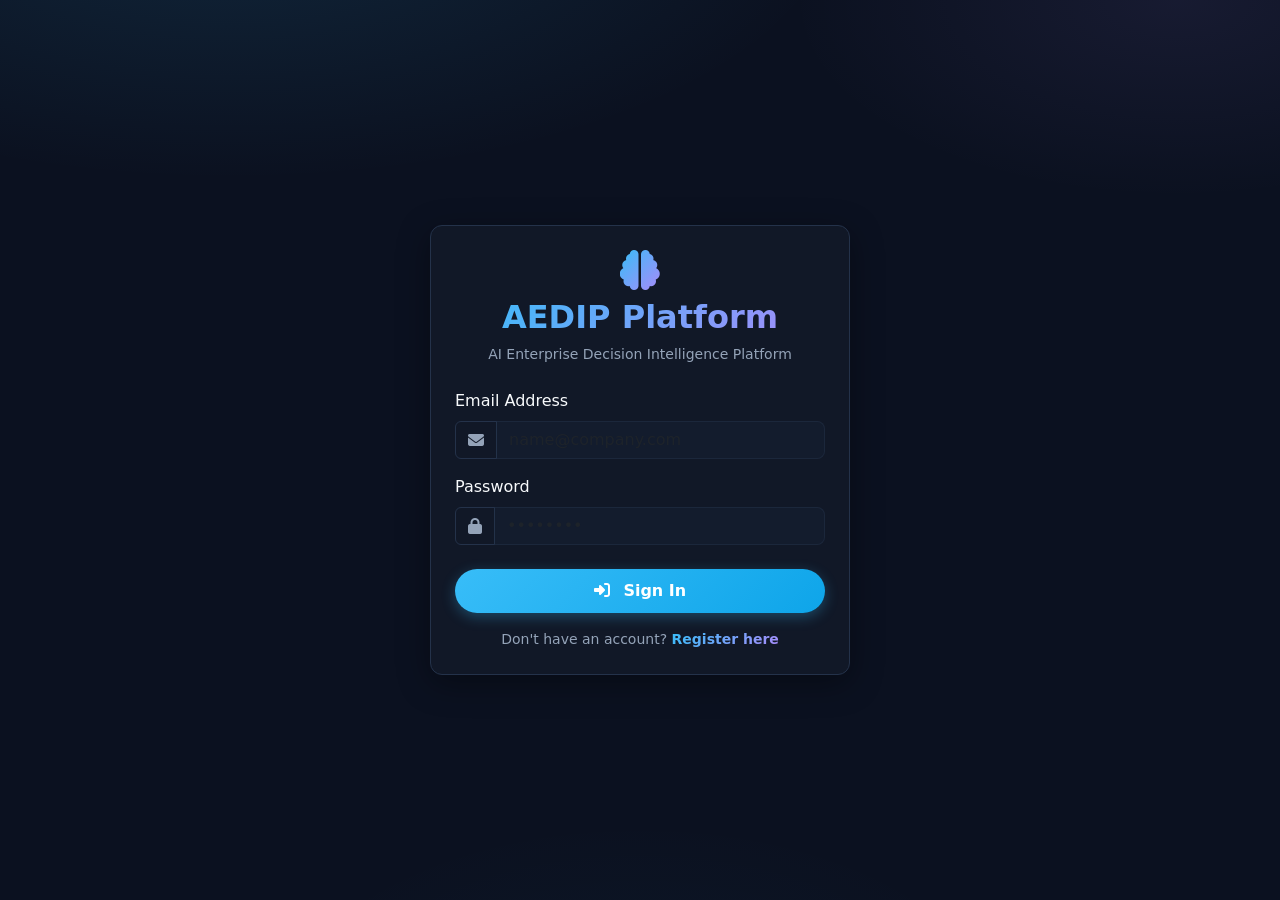
<file: templates/auth/login.html>
<!DOCTYPE html>
<html lang="en">
<head>
    <meta charset="UTF-8">
    <meta name="viewport" content="width=device-width, initial-scale=1.0">
    <title>AEDIP - Sign In</title>
    <link href="/static/vendor/bootstrap/css/bootstrap.min.css" rel="stylesheet">
    <link rel="stylesheet" href="https://cdnjs.cloudflare.com/ajax/libs/font-awesome/6.4.0/css/all.min.css">
    <link rel="stylesheet" href="/static/css/styles.css">
    <style>
        body {
            display: flex;
            align-items: center;
            justify-content: center;
            height: 100vh;
        }
        .login-card {
            width: 420px;
        }
    </style>
</head>
<body>

    <div class="glass-panel login-card">
        <div class="text-center mb-4">
            <i class="fa-solid fa-brain text-gradient fs-1 mb-2"></i>
            <h2 class="text-gradient fw-bold">AEDIP Platform</h2>
            <p class="text-secondary small">AI Enterprise Decision Intelligence Platform</p>
        </div>
        
        <div class="alert alert-danger" id="loginAlert" style="display: none;"></div>
        
        <div class="mb-3">
            <label class="form-label">Email Address</label>
            <div class="input-group">
                <span class="input-group-text bg-transparent border-secondary border-opacity-25 text-secondary">
                    <i class="fa-solid fa-envelope"></i>
                </span>
                <input type="email" class="form-control" id="loginEmail" placeholder="name@company.com">
            </div>
        </div>
        
        <div class="mb-4">
            <label class="form-label">Password</label>
            <div class="input-group">
                <span class="input-group-text bg-transparent border-secondary border-opacity-25 text-secondary">
                    <i class="fa-solid fa-lock"></i>
                </span>
                <input type="password" class="form-control" id="loginPassword" placeholder="••••••••">
            </div>
        </div>
        
        <button class="btn btn-glass-primary w-100 mb-3" onclick="submitLogin()">
            <i class="fa-solid fa-right-to-bracket me-2"></i> Sign In
        </button>
        
        <p class="text-center text-secondary small mb-0">
            Don't have an account? <a href="/auth/register-page/" class="text-decoration-none text-gradient fw-semibold">Register here</a>
        </p>
    </div>

    <script>
        function submitLogin() {
            const email = document.getElementById('loginEmail').value.trim();
            const password = document.getElementById('loginPassword').value;
            const alertBox = document.getElementById('loginAlert');
            
            if (!email || !password) {
                alertBox.innerText = "Please fill in all fields.";
                alertBox.style.display = "block";
                return;
            }
            
            fetch('/auth/api/login/', {
                method: 'POST',
                headers: { 'Content-Type': 'application/json' },
                body: JSON.stringify({ email, password })
            })
            .then(res => {
                if (!res.ok) {
                    return res.json().then(err => { throw new Error(err.error || "Login failed") });
                }
                return res.json();
            })
            .then(data => {
                // Set token cookie valid for 1 day
                const d = new Date();
                d.setTime(d.getTime() + (24*60*60*1000));
                document.cookie = "access_token=" + data.token + ";expires=" + d.toUTCString() + ";path=/";
                
                // Backup in localStorage
                localStorage.setItem('access_token', data.token);
                
                // Redirect
                window.location.href = '/';
            })
            .catch(err => {
                alertBox.innerText = err.message;
                alertBox.style.display = "block";
            });
        }
    </script>
</body>
</html>
</file>
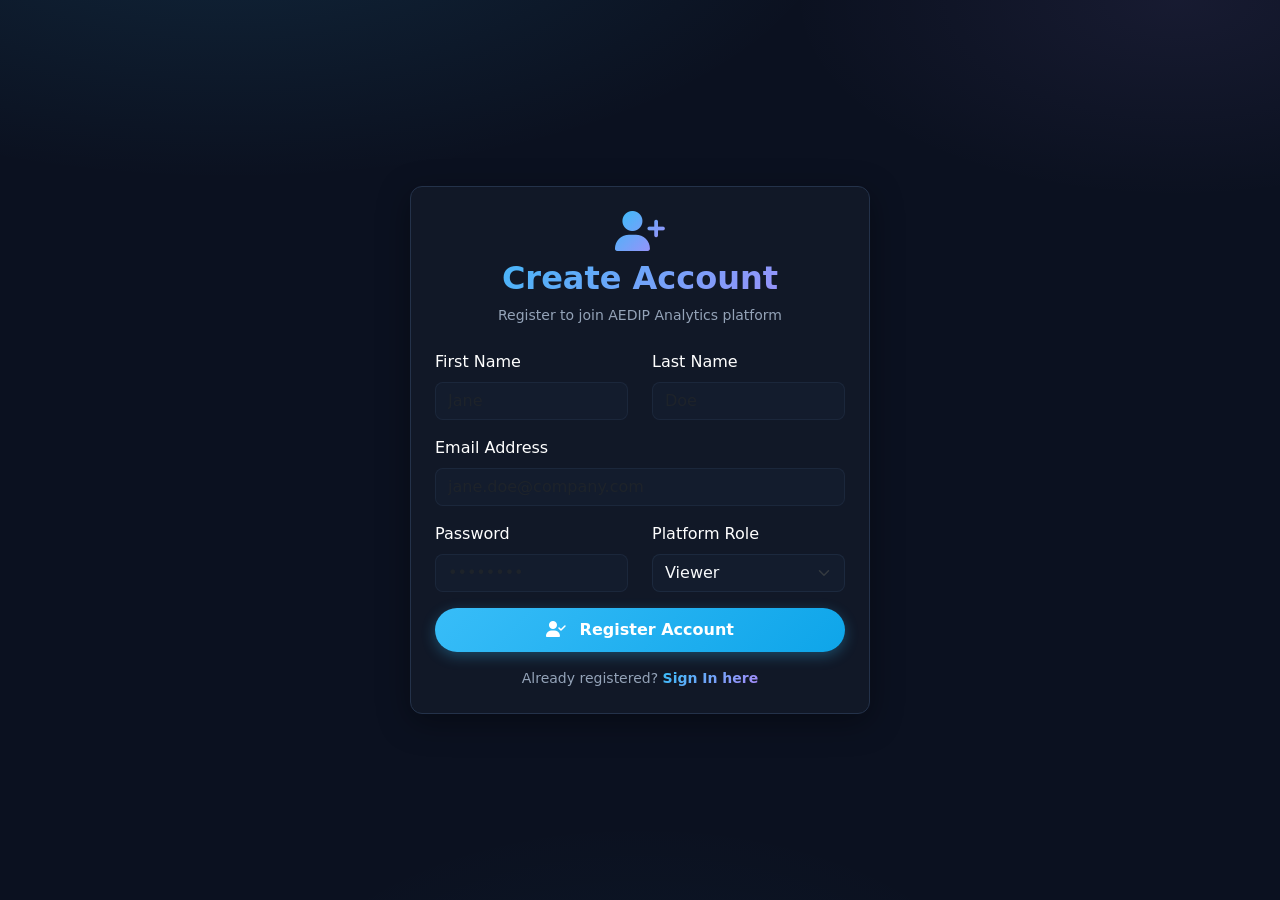
<file: templates/auth/register.html>
<!DOCTYPE html>
<html lang="en">
<head>
    <meta charset="UTF-8">
    <meta name="viewport" content="width=device-width, initial-scale=1.0">
    <title>AEDIP - Sign Up</title>
    <link href="/static/vendor/bootstrap/css/bootstrap.min.css" rel="stylesheet">
    <link rel="stylesheet" href="https://cdnjs.cloudflare.com/ajax/libs/font-awesome/6.4.0/css/all.min.css">
    <link rel="stylesheet" href="/static/css/styles.css">
    <style>
        body {
            display: flex;
            align-items: center;
            justify-content: center;
            height: 100vh;
        }
        .register-card {
            width: 460px;
        }
    </style>
</head>
<body>

    <div class="glass-panel register-card text-white">
        <div class="text-center mb-4">
            <i class="fa-solid fa-user-plus text-gradient fs-1 mb-2"></i>
            <h2 class="text-gradient fw-bold">Create Account</h2>
            <p class="text-secondary small">Register to join AEDIP Analytics platform</p>
        </div>
        
        <div class="alert alert-danger" id="regAlert" style="display: none;"></div>
        <div class="alert alert-success" id="regSuccess" style="display: none;"></div>
        
        <div class="row">
            <div class="col-md-6 mb-3">
                <label class="form-label">First Name</label>
                <input type="text" class="form-control" id="regFirst" placeholder="Jane">
            </div>
            <div class="col-md-6 mb-3">
                <label class="form-label">Last Name</label>
                <input type="text" class="form-control" id="regLast" placeholder="Doe">
            </div>
        </div>
        
        <div class="mb-3">
            <label class="form-label">Email Address</label>
            <input type="email" class="form-control" id="regEmail" placeholder="jane.doe@company.com">
        </div>
        
        <div class="row">
            <div class="col-md-6 mb-3">
                <label class="form-label">Password</label>
                <input type="password" class="form-control" id="regPassword" placeholder="••••••••">
            </div>
            <div class="col-md-6 mb-3">
                <label class="form-label">Platform Role</label>
                <select class="form-select" id="regRole">
                    <option value="viewer" selected>Viewer</option>
                    <option value="analyst">Analyst</option>
                    <option value="manager">Manager</option>
                    <option value="admin">Administrator</option>
                </select>
            </div>
        </div>
        
        <button class="btn btn-glass-primary w-100 mb-3" onclick="submitRegister()">
            <i class="fa-solid fa-user-check me-2"></i> Register Account
        </button>
        
        <p class="text-center text-secondary small mb-0">
            Already registered? <a href="/auth/login-page/" class="text-decoration-none text-gradient fw-semibold">Sign In here</a>
        </p>
    </div>

    <script>
        function submitRegister() {
            const first_name = document.getElementById('regFirst').value.trim();
            const last_name = document.getElementById('regLast').value.trim();
            const email = document.getElementById('regEmail').value.trim();
            const password = document.getElementById('regPassword').value;
            const role = document.getElementById('regRole').value;
            
            const alertBox = document.getElementById('regAlert');
            const successBox = document.getElementById('regSuccess');
            
            alertBox.style.display = "none";
            successBox.style.display = "none";
            
            if (!first_name || !last_name || !email || !password) {
                alertBox.innerText = "Please fill in all fields.";
                alertBox.style.display = "block";
                return;
            }
            
            fetch('/auth/api/register/', {
                method: 'POST',
                headers: { 'Content-Type': 'application/json' },
                body: JSON.stringify({ first_name, last_name, email, password, role })
            })
            .then(res => {
                if (!res.ok) {
                    return res.json().then(err => { throw new Error(err.error || "Registration failed") });
                }
                return res.json();
            })
            .then(data => {
                // Return verification simulation link
                const verifyUrl = `/auth/api/verify/${data.verification_token}/`;
                successBox.innerHTML = `
                    Registration successful! <br>
                    <a href="${verifyUrl}" class="text-info fw-bold text-decoration-underline">Click here to simulate email verification</a>
                `;
                successBox.style.display = "block";
                
                // Clear fields
                document.getElementById('regFirst').value = '';
                document.getElementById('regLast').value = '';
                document.getElementById('regEmail').value = '';
                document.getElementById('regPassword').value = '';
            })
            .catch(err => {
                alertBox.innerText = err.message;
                alertBox.style.display = "block";
            });
        }
    </script>
</body>
</html>
</file>
<file: static/css/landing.css>
/* ==========================================================================
   AEDIP Enterprise Marketing Design System
   Dark enterprise UI · cyan/blue accents · glassmorphism used sparingly
   ========================================================================== */

:root {
    --bg-deep: #0B1120;
    --bg-card: #111A2E;
    --bg-slate: #0F172A;
    --bg-panel: #0D1626;
    --accent-cyan: #22d3ee;
    --accent-blue: #3b82f6;
    --accent-sky: #38bdf8;
    --accent-teal: #2dd4bf;
    --accent-amber: #f59e0b;
    --accent-green: #34d399;
    --accent-red: #f87171;
    --border-subtle: rgba(148, 163, 184, 0.14);
    --text-primary: #F8FAFC;
    --text-secondary: #94A3B8;
}

* { box-sizing: border-box; }

html { scroll-behavior: smooth; }

body {
    background-color: var(--bg-deep);
    color: var(--text-primary);
    font-family: 'Inter', system-ui, -apple-system, sans-serif;
    overflow-x: hidden;
    -webkit-font-smoothing: antialiased;
}

/* Ambient background glow orbs */
body::before {
    content: "";
    position: fixed;
    inset: 0;
    z-index: -2;
    background:
        radial-gradient(circle at 12% 8%, rgba(56, 189, 248, 0.10) 0%, transparent 42%),
        radial-gradient(circle at 88% 12%, rgba(59, 130, 246, 0.12) 0%, transparent 40%),
        radial-gradient(circle at 50% 90%, rgba(34, 211, 238, 0.06) 0%, transparent 45%);
}
body::after {
    content: "";
    position: fixed;
    inset: 0;
    z-index: -1;
    background-image:
        linear-gradient(rgba(148, 163, 184, 0.045) 1px, transparent 1px),
        linear-gradient(90deg, rgba(148, 163, 184, 0.045) 1px, transparent 1px);
    background-size: 56px 56px;
    mask-image: radial-gradient(ellipse 80% 60% at 50% 0%, black 10%, transparent 70%);
    -webkit-mask-image: radial-gradient(ellipse 80% 60% at 50% 0%, black 10%, transparent 70%);
}

::selection { background: rgba(34, 211, 238, 0.30); }

/* ---------- Top Navigation ---------- */
.landing-nav {
    background: rgba(11, 17, 32, 0.72);
    backdrop-filter: blur(18px);
    -webkit-backdrop-filter: blur(18px);
    border-bottom: 1px solid var(--border-subtle);
    position: fixed;
    top: 0;
    left: 0;
    right: 0;
    z-index: 1000;
}

.brand-mark {
    width: 38px;
    height: 38px;
    display: inline-flex;
    align-items: center;
    justify-content: center;
    border-radius: 12px;
    background: linear-gradient(135deg, var(--accent-cyan), var(--accent-blue));
    box-shadow: 0 0 24px rgba(34, 211, 238, 0.35);
    color: #04121a;
    font-size: 18px;
}

.brand-name { font-size: 1.05rem; line-height: 1.1; }
.brand-name small { display: block; font-size: 0.62rem; letter-spacing: 0.12em; text-transform: uppercase; color: var(--text-secondary); font-weight: 600; }

.nav-link-custom {
    color: var(--text-secondary);
    font-weight: 500;
    font-size: 0.92rem;
    position: relative;
    padding: 8px 2px;
    transition: color 0.2s ease;
    text-decoration: none;
    white-space: nowrap;
}
.nav-link-custom:hover,
.nav-link-custom.active {
    color: var(--text-primary);
}
.nav-link-custom.active::after {
    content: "";
    position: absolute;
    left: 0;
    right: 0;
    bottom: 0;
    height: 2px;
    border-radius: 999px;
    background: linear-gradient(90deg, var(--accent-cyan), var(--accent-blue));
}
.nav-link-custom .nav-hot {
    font-size: 0.58rem;
    vertical-align: super;
    margin-left: 3px;
    color: var(--accent-cyan);
    letter-spacing: 0.08em;
}

.landing-navbar-toggler { border: 1px solid var(--border-subtle); border-radius: 10px; color: var(--text-primary); padding: 8px 12px; background: rgba(255,255,255,0.03); }

/* ---------- Buttons ---------- */
.btn-glow {
    background: linear-gradient(135deg, var(--accent-cyan) 0%, var(--accent-blue) 100%);
    color: #04121a;
    border: none;
    border-radius: 999px;
    padding: 12px 28px;
    font-weight: 700;
    box-shadow: 0 4px 24px rgba(34, 211, 238, 0.35);
    transition: all 0.25s ease;
    display: inline-flex;
    align-items: center;
    justify-content: center;
    gap: 8px;
    text-decoration: none;
}
.btn-glow:hover {
    transform: translateY(-2px);
    color: #04121a;
    box-shadow: 0 10px 34px rgba(34, 211, 238, 0.5);
}

.btn-ghost {
    background: rgba(255, 255, 255, 0.04);
    border: 1px solid var(--border-subtle);
    color: var(--text-primary);
    border-radius: 999px;
    padding: 12px 28px;
    font-weight: 600;
    transition: all 0.25s ease;
    display: inline-flex;
    align-items: center;
    justify-content: center;
    gap: 8px;
    text-decoration: none;
}
.btn-ghost:hover {
    background: rgba(255, 255, 255, 0.09);
    border-color: rgba(56, 189, 248, 0.4);
    color: var(--text-primary);
}

.btn-outline-cyan {
    background: rgba(34, 211, 238, 0.05);
    border: 1px solid rgba(34, 211, 238, 0.4);
    color: var(--accent-cyan);
    border-radius: 12px;
    padding: 10px 22px;
    font-weight: 600;
    font-size: 0.92rem;
    transition: all 0.25s ease;
    display: inline-flex;
    align-items: center;
    gap: 8px;
    text-decoration: none;
}
.btn-outline-cyan:hover {
    background: rgba(34, 211, 238, 0.14);
    color: var(--accent-cyan);
}

/* ---------- Hero ---------- */
.hero-section {
    padding-top: 168px;
    padding-bottom: 100px;
    position: relative;
}

section {
    scroll-margin-top: 160px;
}

.hero-badge {
    display: inline-flex;
    align-items: center;
    gap: 8px;
    background: rgba(34, 211, 238, 0.08);
    border: 1px solid rgba(34, 211, 238, 0.28);
    color: var(--accent-cyan);
    border-radius: 999px;
    padding: 8px 18px;
    font-size: 0.82rem;
    font-weight: 600;
    letter-spacing: 0.02em;
}

.hero-title {
    font-size: clamp(2.4rem, 5vw, 4rem);
    font-weight: 900;
    line-height: 1.08;
    letter-spacing: -0.03em;
    color: var(--text-primary);
}

.text-cyan {
    background: linear-gradient(120deg, var(--accent-cyan), var(--accent-sky), var(--accent-blue));
    -webkit-background-clip: text;
    background-clip: text;
    -webkit-text-fill-color: transparent;
    color: transparent;
}

/* Unified Intelligence section heading highlight */
#unified-intelligence .section-title .text-cyan {
    background: linear-gradient(120deg, #3b82f6 0%, #2563eb 100%);
    -webkit-background-clip: text;
    background-clip: text;
    -webkit-text-fill-color: transparent;
    color: transparent;
}

.hero-subtitle {
    color: var(--text-secondary);
    font-size: 1.12rem;
    line-height: 1.7;
    max-width: 560px;
}

.checklist-item {
    display: flex;
    align-items: center;
    gap: 12px;
    margin-bottom: 14px;
    font-weight: 500;
    color: #CBD5E1;
    font-size: 0.95rem;
}
.checklist-item i {
    color: var(--accent-cyan);
    font-size: 16px;
    filter: drop-shadow(0 0 6px rgba(34, 211, 238, 0.5));
}

/* ---------- Hero mockup card ---------- */
.mockup-container {
    position: relative;
    background: linear-gradient(180deg, rgba(17, 26, 46, 0.9), rgba(15, 23, 42, 0.95));
    border: 1px solid rgba(56, 189, 248, 0.18);
    border-radius: 24px;
    padding: 28px;
    box-shadow: 0 30px 60px -20px rgba(0, 0, 0, 0.7), 0 0 40px rgba(34, 211, 238, 0.08);
    overflow: hidden;
}

.glow-ribbon {
    position: absolute;
    border-radius: 999px;
    filter: blur(50px);
    opacity: 0.28;
    z-index: 1;
}
.glow-ribbon.cyan { top: -30px; right: -30px; width: 220px; height: 220px; background: var(--accent-cyan); }
.glow-ribbon.blue { bottom: -30px; left: -30px; width: 200px; height: 200px; background: var(--accent-blue); }

.mockup-inner { position: relative; z-index: 2; }

.stat-tile {
    background: rgba(8, 15, 30, 0.75);
    border: 1px solid var(--border-subtle);
    border-radius: 16px;
    padding: 16px;
    transition: border-color 0.25s ease;
}
.stat-tile:hover { border-color: rgba(56, 189, 248, 0.4); }

/* ---------- Logo strip ---------- */
.logo-strip {
    border-top: 1px solid var(--border-subtle);
    border-bottom: 1px solid var(--border-subtle);
    padding: 26px 0;
    background: rgba(15, 23, 42, 0.35);
}

/* ---------- Section headings ---------- */
.section-eyebrow {
    display: inline-block;
    color: var(--accent-cyan);
    font-size: 0.8rem;
    font-weight: 700;
    letter-spacing: 0.14em;
    text-transform: uppercase;
}
.section-title {
    font-size: clamp(1.8rem, 3.4vw, 2.6rem);
    font-weight: 800;
    letter-spacing: -0.02em;
    color: var(--text-primary);
}
.section-subtitle {
    color: var(--text-secondary);
    font-size: 1.05rem;
    line-height: 1.65;
}

/* ---------- Generic cards ---------- */
.feature-card, .panel-card {
    position: relative;
    background: linear-gradient(180deg, rgba(17, 26, 46, 0.7), rgba(15, 23, 42, 0.85));
    border: 1px solid var(--border-subtle);
    border-radius: 20px;
    padding: 30px;
    height: 100%;
    transition: all 0.3s cubic-bezier(0.4, 0, 0.2, 1);
    overflow: hidden;
}
.feature-card::before {
    content: "";
    position: absolute;
    top: 0;
    left: 0;
    right: 0;
    height: 2px;
    background: linear-gradient(90deg, transparent, rgba(34, 211, 238, 0.7), transparent);
    opacity: 0;
    transition: opacity 0.3s ease;
}
.feature-card:hover {
    transform: translateY(-6px);
    border-color: rgba(56, 189, 248, 0.35);
    box-shadow: 0 18px 44px -14px rgba(0, 0, 0, 0.6), 0 0 36px rgba(34, 211, 238, 0.10);
}
.feature-card:hover::before { opacity: 1; }

.feature-icon {
    width: 54px;
    height: 54px;
    display: inline-flex;
    align-items: center;
    justify-content: center;
    border-radius: 16px;
    font-size: 22px;
    color: var(--accent-cyan);
    background: rgba(34, 211, 238, 0.10);
    border: 1px solid rgba(34, 211, 238, 0.22);
    box-shadow: 0 0 22px rgba(34, 211, 238, 0.15);
    margin-bottom: 20px;
}

.link-arrow {
    color: var(--accent-cyan);
    font-weight: 600;
    font-size: 0.9rem;
    text-decoration: none;
    display: inline-flex;
    align-items: center;
    gap: 8px;
    transition: gap 0.2s ease;
}
.link-arrow:hover { color: var(--accent-sky); gap: 12px; }

/* ---------- Ecosystem product cards ---------- */
.eco-product-card {
    position: relative;
    background: linear-gradient(180deg, rgba(17, 26, 46, 0.85), rgba(15, 23, 42, 0.92));
    border: 1px solid var(--border-subtle);
    border-radius: 22px;
    padding: 34px;
    height: 100%;
    transition: all 0.3s cubic-bezier(0.4, 0, 0.2, 1);
    overflow: hidden;
}
.eco-product-card::before {
    content: "";
    position: absolute;
    top: 0; left: 0; right: 0;
    height: 3px;
    background: linear-gradient(90deg, transparent, rgba(34, 211, 238, 0.8), transparent);
    opacity: 0;
    transition: opacity 0.3s ease;
}
.eco-product-card:hover {
    transform: translateY(-6px);
    border-color: rgba(56, 189, 248, 0.4);
    box-shadow: 0 22px 50px -18px rgba(0, 0, 0, 0.7), 0 0 40px rgba(34, 211, 238, 0.10);
}
.eco-product-card:hover::before { opacity: 1; }
.eco-product-card.primary-card { border-color: rgba(34, 211, 238, 0.35); }
.eco-product-card.secondary-card { border-color: rgba(45, 212, 191, 0.30); }

.eco-icon {
    width: 58px; height: 58px;
    display: inline-flex; align-items: center; justify-content: center;
    border-radius: 16px; font-size: 24px; margin-bottom: 18px;
}
.eco-icon.primary {
    color: var(--accent-cyan);
    background: rgba(34, 211, 238, 0.10);
    border: 1px solid rgba(34, 211, 238, 0.25);
    box-shadow: 0 0 26px rgba(34, 211, 238, 0.15);
}
.eco-icon.secondary {
    color: var(--accent-teal);
    background: rgba(45, 212, 191, 0.10);
    border: 1px solid rgba(45, 212, 191, 0.25);
    box-shadow: 0 0 26px rgba(45, 212, 191, 0.15);
}

.cap-chip {
    display: inline-flex;
    align-items: center;
    gap: 6px;
    background: rgba(15, 23, 42, 0.9);
    border: 1px solid var(--border-subtle);
    color: #CBD5E1;
    font-size: 0.82rem;
    font-weight: 500;
    border-radius: 999px;
    padding: 6px 14px;
    transition: all 0.2s ease;
}
.cap-chip i { color: var(--accent-cyan); font-size: 0.7rem; }
.cap-chip:hover { border-color: rgba(56, 189, 248, 0.4); color: var(--text-primary); }

.relationship-strip {
    display: flex;
    align-items: center;
    justify-content: center;
    flex-wrap: wrap;
    gap: 10px 14px;
    border: 1px solid var(--border-subtle);
    border-radius: 999px;
    background: rgba(34, 211, 238, 0.05);
    padding: 12px 26px;
    color: var(--text-secondary);
    font-size: 0.95rem;
    font-weight: 500;
}
.relationship-strip i { color: var(--accent-cyan); }
.relationship-strip strong { color: var(--text-primary); font-weight: 700; }

/* Vertical connection flow (ecosystem cards) */
.eco-flow {
    display: flex;
    flex-direction: column;
    align-items: center;
    gap: 6px;
}
.eco-flow-step {
    background: linear-gradient(180deg, rgba(17, 26, 46, 0.9), rgba(15, 23, 42, 0.95));
    border: 1px solid var(--border-subtle);
    border-radius: 14px;
    padding: 12px 26px;
    font-weight: 600;
    font-size: 0.95rem;
    color: var(--text-primary);
    display: inline-flex;
    align-items: center;
    gap: 10px;
    transition: border-color 0.25s ease;
    width: min(100%, 420px);
    justify-content: center;
}
.eco-flow-step:hover { border-color: rgba(34, 211, 238, 0.4); }
.eco-flow-step i { color: var(--accent-cyan); }
.eco-flow-step.connector-step { color: var(--text-secondary); background: transparent; border: none; font-size: 0.9rem; padding: 2px 0; }

.eco-flow-arrow {
    color: rgba(34, 211, 238, 0.8);
    font-size: 1.05rem;
    animation: fadeDrop 1.6s ease-in-out infinite;
}
@keyframes fadeDrop {
    0%, 100% { transform: translateY(0); opacity: 0.5; }
    50% { transform: translateY(5px); opacity: 1; }
}

/* ---------- Horizontal workflow ---------- */
.workflow-track {
    display: flex;
    align-items: stretch;
    gap: 0;
    overflow-x: auto;
    padding: 12px 4px 24px;
    scrollbar-width: thin;
}
.workflow-node {
    flex: 1 1 0;
    min-width: 132px;
    background: linear-gradient(180deg, rgba(17, 26, 46, 0.8), rgba(15, 23, 42, 0.9));
    border: 1px solid var(--border-subtle);
    border-radius: 16px;
    padding: 18px 14px;
    text-align: center;
    transition: all 0.25s ease;
    position: relative;
}
.workflow-node:hover {
    border-color: rgba(56, 189, 248, 0.45);
    transform: translateY(-4px);
    box-shadow: 0 14px 34px -12px rgba(0,0,0,0.6), 0 0 26px rgba(34,211,238,0.10);
}
.node-icon {
    width: 46px; height: 46px;
    margin: 0 auto 12px;
    border-radius: 14px;
    display: flex; align-items: center; justify-content: center;
    font-size: 18px;
    color: var(--accent-cyan);
    background: rgba(34, 211, 238, 0.10);
    border: 1px solid rgba(34, 211, 238, 0.22);
}
.node-label { font-size: 0.82rem; font-weight: 600; color: var(--text-primary); line-height: 1.35; }
.node-sub { font-size: 0.7rem; color: var(--text-secondary); margin-top: 4px; line-height: 1.3; }

.workflow-connector {
    flex: 0 0 44px;
    display: flex;
    align-items: center;
    justify-content: center;
    position: relative;
}
.workflow-connector::before {
    content: "";
    position: absolute;
    left: 0; right: 0; top: 50%;
    height: 2px;
    background: linear-gradient(90deg, rgba(34,211,238,0.15), rgba(34,211,238,0.7), rgba(34,211,238,0.15));
}
.workflow-connector i {
    position: relative;
    z-index: 1;
    color: var(--accent-cyan);
    background: var(--bg-deep);
    border: 1px solid rgba(34,211,238,0.35);
    border-radius: 999px;
    padding: 4px 6px;
    font-size: 0.7rem;
    box-shadow: 0 0 16px rgba(34,211,238,0.35);
    animation: pulseArrow 2s ease-in-out infinite;
}
@keyframes pulseArrow {
    0%, 100% { box-shadow: 0 0 8px rgba(34,211,238,0.25); }
    50% { box-shadow: 0 0 20px rgba(34,211,238,0.6); }
}

/* ---------- Insight example panels ---------- */
.signal-card {
    background: linear-gradient(180deg, rgba(17, 26, 46, 0.8), rgba(15, 23, 42, 0.9));
    border: 1px solid var(--border-subtle);
    border-radius: 16px;
    padding: 16px 18px;
    display: flex;
    gap: 12px;
    align-items: flex-start;
    transition: border-color 0.2s ease;
}
.signal-card:hover { border-color: rgba(56, 189, 248, 0.35); }
.signal-card i.lead { color: var(--accent-cyan); font-size: 1.05rem; margin-top: 2px; }
.signal-card .sig-title { font-size: 0.88rem; font-weight: 600; color: var(--text-primary); }
.signal-card .sig-value { font-size: 0.82rem; color: var(--text-secondary); }

.insight-panel {
    background: linear-gradient(180deg, rgba(17, 26, 46, 0.9), rgba(15, 23, 42, 0.95));
    border: 1px solid rgba(56, 189, 248, 0.22);
    border-radius: 16px;
    padding: 16px 18px;
    font-size: 0.92rem;
    color: #CBD5E1;
    line-height: 1.6;
    border-left: 3px solid var(--accent-cyan);
}
.insight-panel strong { color: var(--text-primary); }

.recommend-card {
    position: relative;
    background: linear-gradient(135deg, rgba(34, 211, 238, 0.10), rgba(59, 130, 246, 0.10));
    border: 1px solid rgba(34, 211, 238, 0.35);
    border-radius: 18px;
    padding: 22px 24px;
    overflow: hidden;
}
.recommend-card::before {
    content: "";
    position: absolute;
    inset: 0;
    background:
        radial-gradient(circle at 15% 20%, rgba(34, 211, 238, 0.15) 0%, transparent 45%),
        radial-gradient(circle at 90% 80%, rgba(59, 130, 246, 0.15) 0%, transparent 45%);
}
.recommend-card > * { position: relative; z-index: 1; }

.impact-chip {
    display: inline-flex;
    align-items: center;
    gap: 7px;
    font-size: 0.8rem;
    font-weight: 600;
    border-radius: 999px;
    padding: 6px 14px;
    border: 1px solid var(--border-subtle);
    color: var(--text-secondary);
}
.impact-chip .badge-dot { width: 8px; height: 8px; border-radius: 50%; }
.impact-chip.high { color: var(--accent-green); border-color: rgba(52, 211, 153, 0.4); }
.impact-chip.high .badge-dot { background: var(--accent-green); box-shadow: 0 0 8px var(--accent-green); }

/* ---------- Unified intelligence ---------- */
.intel-col {
    position: relative;
    background: #111827;
    border: 1px solid #1E293B;
    border-radius: 16px;
    padding: 28px;
    display: flex;
    flex-direction: column;
    justify-content: space-between;
    height: 100%;
    min-width: 0;
    box-shadow: 0 10px 30px -12px rgba(0, 0, 0, 0.5);
    transition: all 0.3s cubic-bezier(0.4, 0, 0.2, 1);
}
.intel-col:hover {
    border-color: rgba(59, 130, 246, 0.5);
    box-shadow: 0 0 0 1px rgba(59, 130, 246, 0.25), 0 0 34px rgba(59, 130, 246, 0.14), 0 18px 40px -16px rgba(0, 0, 0, 0.6);
}
.intel-col h4 { font-size: 1.25rem; font-weight: 800; color: var(--text-primary); }
.intel-item { display: flex; align-items: center; gap: 10px; padding: 6px 0; color: #CBD5E1; font-size: 0.92rem; }
.intel-item i { color: var(--accent-cyan); font-size: 0.8rem; width: 16px; text-align: center; }
.intel-col .col-head { font-size: 0.72rem; font-weight: 700; letter-spacing: 0.18em; text-transform: uppercase; color: var(--accent-sky); border-bottom: 1px solid var(--border-subtle); padding-bottom: 12px; }

.intel-col-outcomes {
    background: linear-gradient(160deg, rgba(34, 211, 238, 0.10), #111827 55%);
    border-color: rgba(34, 211, 238, 0.35);
}
.intel-col-outcomes:hover {
    border-color: rgba(34, 211, 238, 0.55);
    box-shadow: 0 0 34px rgba(34, 211, 238, 0.12);
}

.intel-grid {
    display: grid;
    grid-template-columns: 1fr auto 1fr;
    gap: 2rem;
    align-items: stretch;
}
.intel-connector {
    display: flex;
    flex-direction: column;
    align-items: center;
    justify-content: center;
    gap: 10px;
    min-width: 0;
}
.connector-node {
    width: 58px;
    height: 58px;
    border-radius: 50%;
    display: inline-flex;
    align-items: center;
    justify-content: center;
    font-size: 1.35rem;
    color: var(--accent-cyan);
    background: rgba(34, 211, 238, 0.10);
    border: 1px solid rgba(34, 211, 238, 0.35);
    box-shadow: 0 0 26px rgba(34, 211, 238, 0.25);
    animation: connectorPulse 2s ease-in-out infinite;
}
.connector-label {
    font-size: 0.62rem;
    letter-spacing: 0.2em;
    font-weight: 700;
    color: var(--text-secondary);
    text-transform: uppercase;
    white-space: nowrap;
}
@keyframes connectorPulse {
    0%, 100% { transform: scale(1); opacity: 1; }
    50% { transform: scale(1.08); opacity: 0.85; }
}

.intel-arrow {
    display: flex;
    align-items: center;
    justify-content: center;
    color: var(--accent-cyan);
    font-size: 1.2rem;
    padding: 10px 0;
    animation: fadeDrop 1.8s ease-in-out infinite;
}
.intel-arrow.mobile { transform: rotate(90deg); }

/* ---------- Decision Center dashboard ---------- */
.dc-frame {
    position: relative;
    background: linear-gradient(180deg, rgba(13, 22, 38, 0.96), rgba(11, 17, 32, 0.98));
    border: 1px solid rgba(56, 189, 248, 0.2);
    border-radius: 24px;
    padding: 28px;
    box-shadow: 0 40px 80px -30px rgba(0, 0, 0, 0.8), 0 0 60px rgba(34, 211, 238, 0.06);
    overflow: hidden;
}
.dc-frame::before {
    content: "";
    position: absolute;
    inset: 0;
    background:
        radial-gradient(circle at 5% 0%, rgba(56, 189, 248, 0.08) 0%, transparent 40%),
        radial-gradient(circle at 95% 100%, rgba(34, 211, 238, 0.07) 0%, transparent 40%);
    pointer-events: none;
}
.dc-frame > * { position: relative; z-index: 1; }

.dc-kpi {
    background: rgba(8, 15, 30, 0.72);
    border: 1px solid var(--border-subtle);
    border-radius: 16px;
    padding: 16px 18px;
    height: 100%;
    transition: border-color 0.25s ease, transform 0.25s ease;
}
.dc-kpi:hover { border-color: rgba(56, 189, 248, 0.45); transform: translateY(-3px); }
.dc-kpi .kpi-label { font-size: 0.72rem; letter-spacing: 0.08em; text-transform: uppercase; color: var(--text-secondary); font-weight: 600; }
.dc-kpi .kpi-value { font-size: 1.5rem; font-weight: 800; color: var(--text-primary); letter-spacing: -0.02em; }
.dc-kpi .kpi-sub { font-size: 0.76rem; color: var(--text-secondary); }
.dc-kpi .trend-up { color: var(--accent-green); }
.dc-kpi .trend-down { color: var(--accent-red); }
.dc-kpi .trend-warn { color: var(--accent-amber); }

.dc-chart {
    background: rgba(8, 15, 30, 0.72);
    border: 1px solid var(--border-subtle);
    border-radius: 16px;
    padding: 18px;
    height: 100%;
}
.dc-chart .chart-title { font-size: 0.82rem; font-weight: 700; color: var(--text-primary); display: flex; justify-content: space-between; align-items: center; }
.dc-chart .chart-tag { font-size: 0.66rem; color: var(--text-secondary); border: 1px solid var(--border-subtle); border-radius: 999px; padding: 2px 10px; }

.svg-chart { width: 100%; height: auto; display: block; }

.ai-reco-panel {
    background: linear-gradient(160deg, rgba(34, 211, 238, 0.08), rgba(59, 130, 246, 0.08));
    border: 1px solid rgba(34, 211, 238, 0.3);
    border-radius: 18px;
    padding: 22px;
    height: 100%;
}
.confidence-bar {
    height: 8px;
    background: rgba(148, 163, 184, 0.15);
    border-radius: 999px;
    overflow: hidden;
}
.confidence-bar > div {
    height: 100%;
    border-radius: 999px;
    background: linear-gradient(90deg, var(--accent-cyan), var(--accent-blue));
    box-shadow: 0 0 12px rgba(34, 211, 238, 0.5);
}
.reco-meta { display: flex; align-items: center; gap: 14px; flex-wrap: wrap; }
.reco-meta .meta-item { display: flex; align-items: center; gap: 7px; font-size: 0.8rem; color: var(--text-secondary); }
.reco-meta .meta-item strong { color: var(--text-primary); }

/* ---------- Decision evidence ---------- */
.evidence-list { list-style: none; padding: 0; margin: 0; }
.evidence-item {
    display: flex;
    align-items: center;
    gap: 12px;
    padding: 12px 14px;
    border: 1px solid var(--border-subtle);
    border-radius: 12px;
    background: rgba(15, 23, 42, 0.7);
    margin-bottom: 10px;
    font-size: 0.92rem;
    color: #CBD5E1;
    transition: border-color 0.2s ease;
}
.evidence-item:hover { border-color: rgba(34, 211, 238, 0.4); }
.evidence-item .ev-check {
    width: 22px; height: 22px;
    border-radius: 50%;
    background: rgba(52, 211, 153, 0.12);
    border: 1px solid rgba(52, 211, 153, 0.4);
    color: var(--accent-green);
    display: inline-flex; align-items: center; justify-content: center;
    font-size: 0.7rem;
    flex-shrink: 0;
}
.evidence-item .ev-tag { margin-left: auto; font-size: 0.7rem; color: var(--text-secondary); background: rgba(148,163,184,0.08); border: 1px solid var(--border-subtle); border-radius: 999px; padding: 3px 10px; flex-shrink: 0; }

.model-chip {
    display: inline-flex;
    align-items: center;
    gap: 10px;
    background: rgba(34, 211, 238, 0.08);
    border: 1px solid rgba(34, 211, 238, 0.3);
    color: var(--accent-cyan);
    border-radius: 999px;
    padding: 8px 18px;
    font-size: 0.85rem;
    font-weight: 600;
}

.confidence-ring { position: relative; width: 120px; height: 120px; }
.confidence-ring svg { transform: rotate(-90deg); }
.confidence-ring .ring-center {
    position: absolute; inset: 0;
    display: flex; flex-direction: column; align-items: center; justify-content: center;
}
.confidence-ring .ring-center .val { font-size: 1.6rem; font-weight: 900; color: var(--text-primary); }
.confidence-ring .ring-center .cap { font-size: 0.62rem; letter-spacing: 0.1em; color: var(--text-secondary); text-transform: uppercase; }

/* ---------- Scenario simulator ---------- */
.scenario-card {
    position: relative;
    background: linear-gradient(180deg, rgba(17, 26, 46, 0.85), rgba(15, 23, 42, 0.92));
    border: 1px solid var(--border-subtle);
    border-radius: 18px;
    padding: 24px;
    height: 100%;
    transition: all 0.25s ease;
}
.scenario-card:hover { transform: translateY(-4px); border-color: rgba(56, 189, 248, 0.4); }
.scenario-card.recommended {
    border-color: rgba(34, 211, 238, 0.55);
    background: linear-gradient(180deg, rgba(22, 40, 66, 0.9), rgba(15, 23, 42, 0.95));
    box-shadow: 0 0 40px rgba(34, 211, 238, 0.14);
}
.scenario-card .scenario-badge {
    position: absolute;
    top: -12px;
    left: 50%;
    transform: translateX(-50%);
    background: linear-gradient(135deg, var(--accent-cyan), var(--accent-blue));
    color: #04121a;
    font-size: 0.68rem;
    font-weight: 800;
    letter-spacing: 0.08em;
    text-transform: uppercase;
    padding: 5px 14px;
    border-radius: 999px;
    white-space: nowrap;
}
.scenario-metric-row {
    display: flex;
    justify-content: space-between;
    align-items: center;
    padding: 9px 0;
    border-bottom: 1px solid rgba(148, 163, 184, 0.09);
    font-size: 0.88rem;
}
.scenario-metric-row:last-child { border-bottom: none; }
.scenario-metric-row .m-label { color: var(--text-secondary); }
.scenario-metric-row .m-value { font-weight: 700; color: var(--text-primary); }
.scenario-metric-row .m-value.good { color: var(--accent-green); }
.scenario-metric-row .m-value.warn { color: var(--accent-amber); }
.scenario-metric-row .m-value.bad { color: var(--accent-red); }

.score-pill {
    display: inline-flex;
    align-items: center;
    gap: 8px;
    font-size: 0.85rem;
    font-weight: 700;
    border-radius: 999px;
    padding: 6px 16px;
    background: rgba(34, 211, 238, 0.10);
    border: 1px solid rgba(34, 211, 238, 0.4);
    color: var(--accent-cyan);
}

/* ---------- Why different ---------- */
.diff-row {
    display: flex;
    align-items: center;
    gap: 16px;
    padding: 16px 0;
    border-bottom: 1px solid rgba(148, 163, 184, 0.1);
}
.diff-row .diff-level {
    flex: 0 0 210px;
    font-weight: 700;
    color: var(--text-primary);
    display: flex;
    align-items: center;
    gap: 10px;
    font-size: 0.95rem;
}
.diff-row .diff-level i { color: var(--accent-cyan); width: 20px; text-align: center; }
.diff-row .diff-desc { color: var(--text-secondary); font-size: 0.95rem; line-height: 1.5; }
.diff-row .diff-desc strong { color: var(--text-primary); }

/* ---------- Architecture flow ---------- */
.arch-flow { display: flex; flex-direction: column; align-items: center; gap: 4px; }
.arch-step {
    width: min(100%, 560px);
    background: linear-gradient(180deg, rgba(17, 26, 46, 0.85), rgba(15, 23, 42, 0.92));
    border: 1px solid var(--border-subtle);
    border-radius: 14px;
    padding: 14px 20px;
    display: flex;
    align-items: center;
    gap: 16px;
    transition: all 0.25s ease;
}
.arch-step:hover { border-color: rgba(56, 189, 248, 0.45); transform: translateX(4px); }
.arch-step .arch-num {
    flex-shrink: 0;
    width: 34px; height: 34px;
    border-radius: 10px;
    background: rgba(34, 211, 238, 0.10);
    border: 1px solid rgba(34, 211, 238, 0.3);
    color: var(--accent-cyan);
    display: flex; align-items: center; justify-content: center;
    font-size: 0.8rem;
    font-weight: 800;
}
.arch-step .arch-title { font-weight: 700; color: var(--text-primary); font-size: 0.98rem; }
.arch-step .arch-desc { font-size: 0.8rem; color: var(--text-secondary); }
.arch-step.primary { border-color: rgba(34, 211, 238, 0.5); background: linear-gradient(180deg, rgba(22, 40, 66, 0.9), rgba(15, 23, 42, 0.95)); }
.arch-link {
    color: rgba(34, 211, 238, 0.8);
    font-size: 1rem;
    padding: 2px 0;
    animation: fadeDrop 1.6s ease-in-out infinite;
}

/* ---------- Pricing ---------- */
.pricing-card {
    position: relative;
    background: linear-gradient(180deg, rgba(17, 26, 46, 0.7), rgba(15, 23, 42, 0.9));
    border: 1px solid var(--border-subtle);
    border-radius: 24px;
    padding: 34px;
    height: 100%;
    transition: all 0.3s cubic-bezier(0.4, 0, 0.2, 1);
    display: flex;
    flex-direction: column;
}
.pricing-card:hover {
    transform: translateY(-6px);
    border-color: rgba(56, 189, 248, 0.35);
    box-shadow: 0 20px 48px -16px rgba(0, 0, 0, 0.6), 0 0 40px rgba(34, 211, 238, 0.12);
}
.pricing-card.popular {
    border-color: rgba(34, 211, 238, 0.5);
    background: linear-gradient(180deg, rgba(22, 40, 66, 0.9), rgba(15, 23, 42, 0.95));
    box-shadow: 0 0 50px rgba(34, 211, 238, 0.14);
}
.popular-tag {
    position: absolute;
    top: -14px;
    left: 50%;
    transform: translateX(-50%);
    background: linear-gradient(135deg, var(--accent-cyan), var(--accent-blue));
    color: #04121a;
    font-size: 0.72rem;
    font-weight: 800;
    letter-spacing: 0.08em;
    text-transform: uppercase;
    padding: 6px 16px;
    border-radius: 999px;
    white-space: nowrap;
}
.plan-price { font-size: 2.8rem; font-weight: 900; letter-spacing: -0.03em; color: var(--text-primary); }
.plan-price small { font-size: 1rem; font-weight: 500; color: var(--text-secondary); letter-spacing: 0; }
.plan-feature { display: flex; align-items: center; gap: 12px; color: #CBD5E1; font-size: 0.95rem; padding: 7px 0; }
.plan-feature i { color: var(--accent-cyan); font-size: 0.85rem; width: 18px; }

/* ---------- CTA ---------- */
.cta-panel {
    position: relative;
    background: linear-gradient(135deg, rgba(34, 211, 238, 0.10), rgba(59, 130, 246, 0.10));
    border: 1px solid rgba(56, 189, 248, 0.25);
    border-radius: 28px;
    padding: 64px 32px;
    text-align: center;
    overflow: hidden;
}
.cta-panel::before {
    content: "";
    position: absolute;
    inset: 0;
    background:
        radial-gradient(circle at 20% 20%, rgba(34, 211, 238, 0.18) 0%, transparent 40%),
        radial-gradient(circle at 80% 80%, rgba(59, 130, 246, 0.18) 0%, transparent 40%);
}
.cta-panel > * { position: relative; z-index: 1; }

/* ---------- Footer ---------- */
.footer {
    border-top: 1px solid var(--border-subtle);
    padding: 48px 0 36px;
    background: rgba(11, 17, 32, 0.6);
}
.footer a { color: var(--text-secondary); text-decoration: none; transition: color 0.2s; }
.footer a:hover { color: var(--accent-cyan); }

/* ---------- Modal ---------- */
.modal-content.glass-panel {
    background: linear-gradient(180deg, rgba(17, 26, 46, 0.98), rgba(11, 17, 32, 0.98));
    border: 1px solid var(--border-subtle);
    border-radius: 20px;
}
.modal-content .form-control,
.modal-content .form-select {
    background: rgba(8, 15, 30, 0.8);
    border: 1px solid var(--border-subtle);
    color: var(--text-primary);
    border-radius: 12px;
    padding: 12px 16px;
}
.modal-content .form-control:focus,
.modal-content .form-select:focus {
    border-color: rgba(34, 211, 238, 0.5);
    box-shadow: 0 0 0 4px rgba(34, 211, 238, 0.12);
    background: rgba(8, 15, 30, 0.9);
    color: var(--text-primary);
}
.modal-content .form-control::placeholder { color: #64748B; }

/* ---------- Demo / simulated badge ---------- */
.demo-badge {
    display: inline-flex;
    align-items: center;
    gap: 6px;
    font-size: 0.66rem;
    font-weight: 700;
    letter-spacing: 0.08em;
    text-transform: uppercase;
    color: var(--accent-amber);
    background: rgba(245, 158, 11, 0.08);
    border: 1px solid rgba(245, 158, 11, 0.3);
    border-radius: 999px;
    padding: 3px 10px;
    white-space: nowrap;
}
.demo-badge .pulse-dot { width: 6px; height: 6px; border-radius: 50%; background: var(--accent-amber); animation: pulseDot 1.6s ease-in-out infinite; }
@keyframes pulseDot {
    0%, 100% { opacity: 0.4; transform: scale(0.9); }
    50% { opacity: 1; transform: scale(1.15); }
}

/* ---------- Scroll reveal ---------- */
.reveal {
    opacity: 0;
    transform: translateY(24px);
    transition: opacity 0.7s ease, transform 0.7s ease;
}
.reveal.visible {
    opacity: 1;
    transform: translateY(0);
}

/* ---------- Misc ---------- */
.text-secondary { color: var(--text-secondary) !important; }
.eyebrow-row { display: flex; align-items: center; gap: 12px; justify-content: center; }
.divider-rule { height: 1px; flex: 0 0 60px; background: linear-gradient(90deg, transparent, rgba(34, 211, 238, 0.5)); }
.divider-rule.right { background: linear-gradient(90deg, rgba(34, 211, 238, 0.5), transparent); }

.section-pad { padding: 92px 0; position: relative; }

/* ---------- Responsive ---------- */
@media (max-width: 992px) {
    .hero-section { padding-top: 130px; }
    .nav-link-custom.active::after { display: none; }
    .intel-arrow { transform: rotate(90deg); padding: 4px 0; }
    .diff-row { flex-direction: column; align-items: flex-start; gap: 6px; }
    .diff-row .diff-level { flex: none; }
    .intel-grid { grid-template-columns: 1fr; gap: 1.25rem; }
    .connector-node { width: 48px; height: 48px; font-size: 1.1rem; }
    .connector-node i { transform: rotate(90deg); }
}

@media (max-width: 768px) {
    .workflow-track { flex-direction: column; align-items: stretch; }
    .workflow-node { min-width: 0; margin-bottom: 8px; }
    .workflow-connector { flex: 0 0 34px; }
    .workflow-connector::before { width: 2px; height: 30px; left: 50%; top: 0; bottom: 0; transform: translateX(-50%); background: linear-gradient(180deg, rgba(34,211,238,0.15), rgba(34,211,238,0.7)); }
    .workflow-connector i { transform: rotate(90deg); }
    .relationship-strip { border-radius: 20px; }
}
</file>
<file: static/css/styles.css>
/* AEDIP Custom Premium Styling - Glassmorphism & Dark Mode Theme */

:root {
    --bg-primary: #0B1120;
    --bg-secondary: rgba(22, 32, 51, 0.7);
    --bg-glass: #111827;
    --bg-panel-secondary: #162033;
    --border-glass: rgba(36, 50, 74, 0.6);
    --surface-border: #24324A;
    --text-primary: #F8FAFC;
    --text-secondary: #94A3B8;
    --accent-blue: #38BDF8;
    --accent-cyan: #38BDF8;
    --accent-green: #2DD4BF;
    --accent-red: #ef4444;
    --accent-purple: #A78BFA;
    --accent-glow: rgba(56, 189, 248, 0.15);
    --card-shadow: 0 8px 32px 0 rgba(0, 0, 0, 0.37);
    --transition-smooth: all 0.3s cubic-bezier(0.4, 0, 0.2, 1);

    /* Bootstrap semantic overrides — deep midnight blue palette */
    --bs-primary: #38BDF8;
    --bs-info: #38BDF8;
    --bs-success: #2DD4BF;
    --bs-dark: #162033;
    --bs-dark-rgb: 22, 32, 51;
}

/* Palette-aligned muted text and divider borders */
.text-secondary, .text-muted {
    color: #94A3B8 !important;
}

.border-secondary {
    border-color: #24324A !important;
}

.text-success {
    color: #2DD4BF !important;
}

.text-danger {
    color: #ef4444 !important;
}

body {
    background-color: var(--bg-primary);
    background-image:
        radial-gradient(ellipse 80% 50% at 18% -10%, rgba(56, 189, 248, 0.12), transparent 60%),
        radial-gradient(ellipse 55% 40% at 92% 0%, rgba(167, 139, 250, 0.08), transparent 55%),
        radial-gradient(ellipse 50% 40% at 50% 115%, rgba(56, 189, 248, 0.04), transparent 60%);
    background-attachment: fixed;
    color: var(--text-primary);
    font-family: 'Inter', system-ui, -apple-system, sans-serif;
    min-height: 100vh;
    margin: 0;
    overflow-x: hidden;
}

.uppercase {
    text-transform: uppercase;
    letter-spacing: 0.04em;
}

/* Solid dark navy surface cards */
.glass-panel {
    background: var(--bg-glass);
    border: 1px solid var(--surface-border);
    border-radius: 12px;
    box-shadow: var(--card-shadow);
    padding: 24px;
    transition: var(--transition-smooth);
}

.glass-panel:hover {
    border-color: rgba(56, 189, 248, 0.35);
    box-shadow: 0 8px 32px 0 rgba(56, 189, 248, 0.12);
}

/* Navbar branding */
.glass-nav {
    background: rgba(8, 13, 25, 0.8);
    backdrop-filter: blur(8px);
    border-bottom: 1px solid var(--border-glass);
}

.nav-link {
    color: var(--text-secondary) !important;
    font-weight: 500;
    transition: var(--transition-smooth);
}

.nav-link:hover, .nav-link.active {
    color: var(--text-primary) !important;
    text-shadow: 0 0 10px rgba(56, 189, 248, 0.5);
}

/* Typography & Headers */
h1, h2, h3, h4, h5, h6 {
    color: var(--text-primary);
    font-weight: 700;
}

.text-gradient {
    background: linear-gradient(135deg, #38BDF8 0%, #A78BFA 100%);
    -webkit-background-clip: text;
    -webkit-text-fill-color: transparent;
}

/* Inputs & Form controls */
.form-control, .form-select {
    background-color: rgba(22, 32, 51, 0.6);
    border: 1px solid var(--border-glass);
    color: var(--text-primary);
    border-radius: 8px;
    transition: var(--transition-smooth);
}

.form-control:focus, .form-select:focus {
    background-color: rgba(22, 32, 51, 0.8);
    border-color: var(--accent-blue);
    box-shadow: 0 0 0 4px var(--accent-glow);
    color: var(--text-primary);
}

/* Dynamic Buttons */
.btn-glass-primary {
    background: linear-gradient(135deg, #38BDF8 0%, #0EA5E9 100%);
    border: none;
    color: white;
    font-weight: 600;
    border-radius: 999px;
    padding: 10px 20px;
    transition: var(--transition-smooth);
    box-shadow: 0 4px 14px 0 rgba(56, 189, 248, 0.3);
}

.btn-glass-primary:hover {
    transform: translateY(-2px);
    box-shadow: 0 6px 20px 0 rgba(56, 189, 248, 0.5);
    background: linear-gradient(135deg, #0EA5E9 0%, #38BDF8 100%);
}

.btn-glass-secondary {
    background: rgba(255, 255, 255, 0.05);
    border: 1px solid var(--surface-border);
    color: var(--text-primary);
    font-weight: 600;
    border-radius: 999px;
    padding: 10px 20px;
    transition: var(--transition-smooth);
}

.btn-glass-secondary:hover {
    background: rgba(255, 255, 255, 0.1);
    border-color: rgba(255, 255, 255, 0.2);
}

/* Sidebar Layout */
.sidebar {
    box-sizing: border-box;
    display: flex;
    flex-direction: column;
    justify-content: space-between;
    height: 100vh;
    width: 260px;
    position: fixed;
    top: 0;
    left: 0;
    background: #080D19;
    border-right: 1px solid var(--border-glass);
    padding-top: 20px;
    overflow: hidden;
    z-index: 100;
}

.sidebar-profile {
    flex-shrink: 0;
}

.sidebar-nav-scroll {
    flex: 1 1 auto;
    overflow-y: auto;
    overflow-x: hidden;
    min-height: 0;
    scrollbar-width: thin;
    scrollbar-color: rgba(255, 255, 255, 0.4) transparent;
}

.sidebar-nav-scroll::-webkit-scrollbar {
    width: 8px;
}

.sidebar-nav-scroll::-webkit-scrollbar-track {
    background: transparent;
}

.sidebar-nav-scroll::-webkit-scrollbar-thumb {
    background: rgba(255, 255, 255, 0.4);
    border-radius: 4px;
}

.sidebar-nav-scroll::-webkit-scrollbar-thumb:hover {
    background: rgba(255, 255, 255, 0.6);
}

.main-content {
    margin-left: 260px;
    padding: 40px;
}

/* KPI Metric Cards */
.kpi-card {
    border-left: 4px solid var(--accent-blue);
}

.kpi-card.green {
    border-left-color: var(--accent-green);
}

.kpi-card.purple {
    border-left-color: var(--accent-purple);
}

.kpi-card.red {
    border-left-color: var(--accent-red);
}

/* Drag & Drop Upload Area */
.upload-dropzone {
    border: 2px dashed rgba(255, 255, 255, 0.15);
    border-radius: 12px;
    padding: 40px;
    text-align: center;
    background: rgba(255, 255, 255, 0.02);
    cursor: pointer;
    transition: var(--transition-smooth);
}

.upload-dropzone:hover, .upload-dropzone.dragover {
    border-color: var(--accent-blue);
    background: rgba(56, 189, 248, 0.05);
}

/* NLP Chat Area */
.chat-messages {
    height: 350px;
    overflow-y: auto;
    border: 1px solid var(--border-glass);
    border-radius: 8px;
    padding: 15px;
    background: rgba(22, 32, 51, 0.4);
}

.message-bubble {
    padding: 10px 14px;
    border-radius: 12px;
    margin-bottom: 10px;
    max-width: 80%;
}

.message-bubble.user {
    background-color: var(--accent-blue);
    color: white;
    margin-left: auto;
}

.message-bubble.ai {
    background-color: rgba(255, 255, 255, 0.05);
    color: var(--text-primary);
    border: 1px solid var(--border-glass);
}

/* Custom Scrollbars */
::-webkit-scrollbar {
    width: 8px;
}

::-webkit-scrollbar-track {
    background: var(--bg-primary);
}

::-webkit-scrollbar-thumb {
    background: rgba(255, 255, 255, 0.1);
    border-radius: 4px;
}

::-webkit-scrollbar-thumb:hover {
    background: rgba(255, 255, 255, 0.2);
}

/* Header & Top Toolbar Fixes */
.top-toolbar {
    flex-wrap: wrap;
    gap: 1rem;
    position: relative;
    z-index: 10;
}

#current-project-label {
    color: #D1D5DB !important;
    font-weight: 500;
}

/* ============ SIDEBAR GROUPED NAVIGATION ============ */
.sidebar .nav-group-label {
    padding: 16px 12px 6px;
    font-size: 10px;
    font-weight: 700;
    letter-spacing: 1.6px;
    color: #64748b;
    text-transform: uppercase;
    user-select: none;
}

.sidebar .nav-item {
    margin-bottom: 2px;
}

.sidebar .nav-link {
    display: flex;
    align-items: center;
    padding: 9px 12px;
    border-radius: 10px;
    color: #94a3b8 !important;
    font-size: 13.5px;
    font-weight: 500;
    border: 1px solid transparent;
    transition: var(--transition-smooth);
    text-shadow: none !important;
}

.sidebar .nav-link i {
    width: 20px;
    text-align: center;
    font-size: 14px;
}

.sidebar .nav-link:hover {
    color: #e2e8f0 !important;
    background: rgba(56, 189, 248, 0.08);
    border-color: rgba(56, 189, 248, 0.2);
}

.sidebar .nav-link.active {
    color: #ffffff !important;
    background: linear-gradient(90deg, rgba(56, 189, 248, 0.26) 0%, rgba(56, 189, 248, 0.05) 100%);
    border-color: rgba(56, 189, 248, 0.45);
    box-shadow: inset 3px 0 0 0 var(--accent-cyan), 0 4px 14px 0 rgba(56, 189, 248, 0.22);
}

/* Interactive toggles / switches - electric cyan accent */
.form-check-input:checked {
    background-color: var(--accent-cyan);
    border-color: var(--accent-cyan);
}

/* ============ DATA STUDIO HORIZONTAL TOOLBAR ============ */
.viz-toolbar {
    padding: 18px 20px;
}

.viz-toolbar-row {
    display: flex;
    flex-wrap: wrap;
    align-items: flex-end;
    gap: 14px;
}

.viz-field {
    flex: 1 1 150px;
    min-width: 150px;
}

.viz-field select {
    min-height: 38px;
}

.viz-actions {
    flex: 0 1 auto;
    min-width: 300px;
    display: flex;
    flex-direction: column;
    justify-content: flex-end;
}

.viz-actions .d-flex {
    flex-wrap: wrap;
}

@media (max-width: 1199px) {
    .viz-field { flex: 1 1 30%; }
    .viz-actions { flex: 1 1 100%; }
}

@media (max-width: 768px) {
    .viz-field, .viz-actions { flex: 1 1 100%; }
}

/* ============ DATA STUDIO KPI STRIP ============ */
.viz-kpi {
    padding: 16px 18px;
    border-top: 2px solid rgba(56, 189, 248, 0.6);
    border-radius: 14px;
    min-height: 92px;
    background: linear-gradient(180deg, rgba(22, 32, 51, 0.55) 0%, rgba(11, 17, 32, 0.45) 100%);
}

.viz-kpi h3 {
    font-size: 1.35rem;
}

.viz-kpi i {
    font-size: 1.05rem;
    opacity: 0.9;
}

/* ============ AI INSIGHT & RECOMMENDATION PANELS ============ */
.ai-panel {
    border-top: 2px solid rgba(56, 189, 248, 0.55);
    background: linear-gradient(180deg, rgba(22, 32, 51, 0.55) 0%, rgba(11, 17, 32, 0.45) 100%);
}

/* ============ COMING SOON PLACEHOLDER SECTIONS ============ */
.coming-soon {
    display: flex;
    flex-direction: column;
    align-items: center;
    justify-content: center;
    text-align: center;
    padding: 72px 32px;
    min-height: 420px;
    gap: 10px;
    border: 1px dashed rgba(56, 189, 248, 0.35);
    background: radial-gradient(circle at 50% 30%, rgba(56, 189, 248, 0.08), transparent 60%);
}

.coming-soon-icon {
    font-size: 44px;
    color: var(--accent-blue);
    opacity: 0.9;
    margin-bottom: 8px;
}

.coming-soon h4 {
    margin-bottom: 4px;
}

.coming-soon p {
    max-width: 520px;
}
</file>
